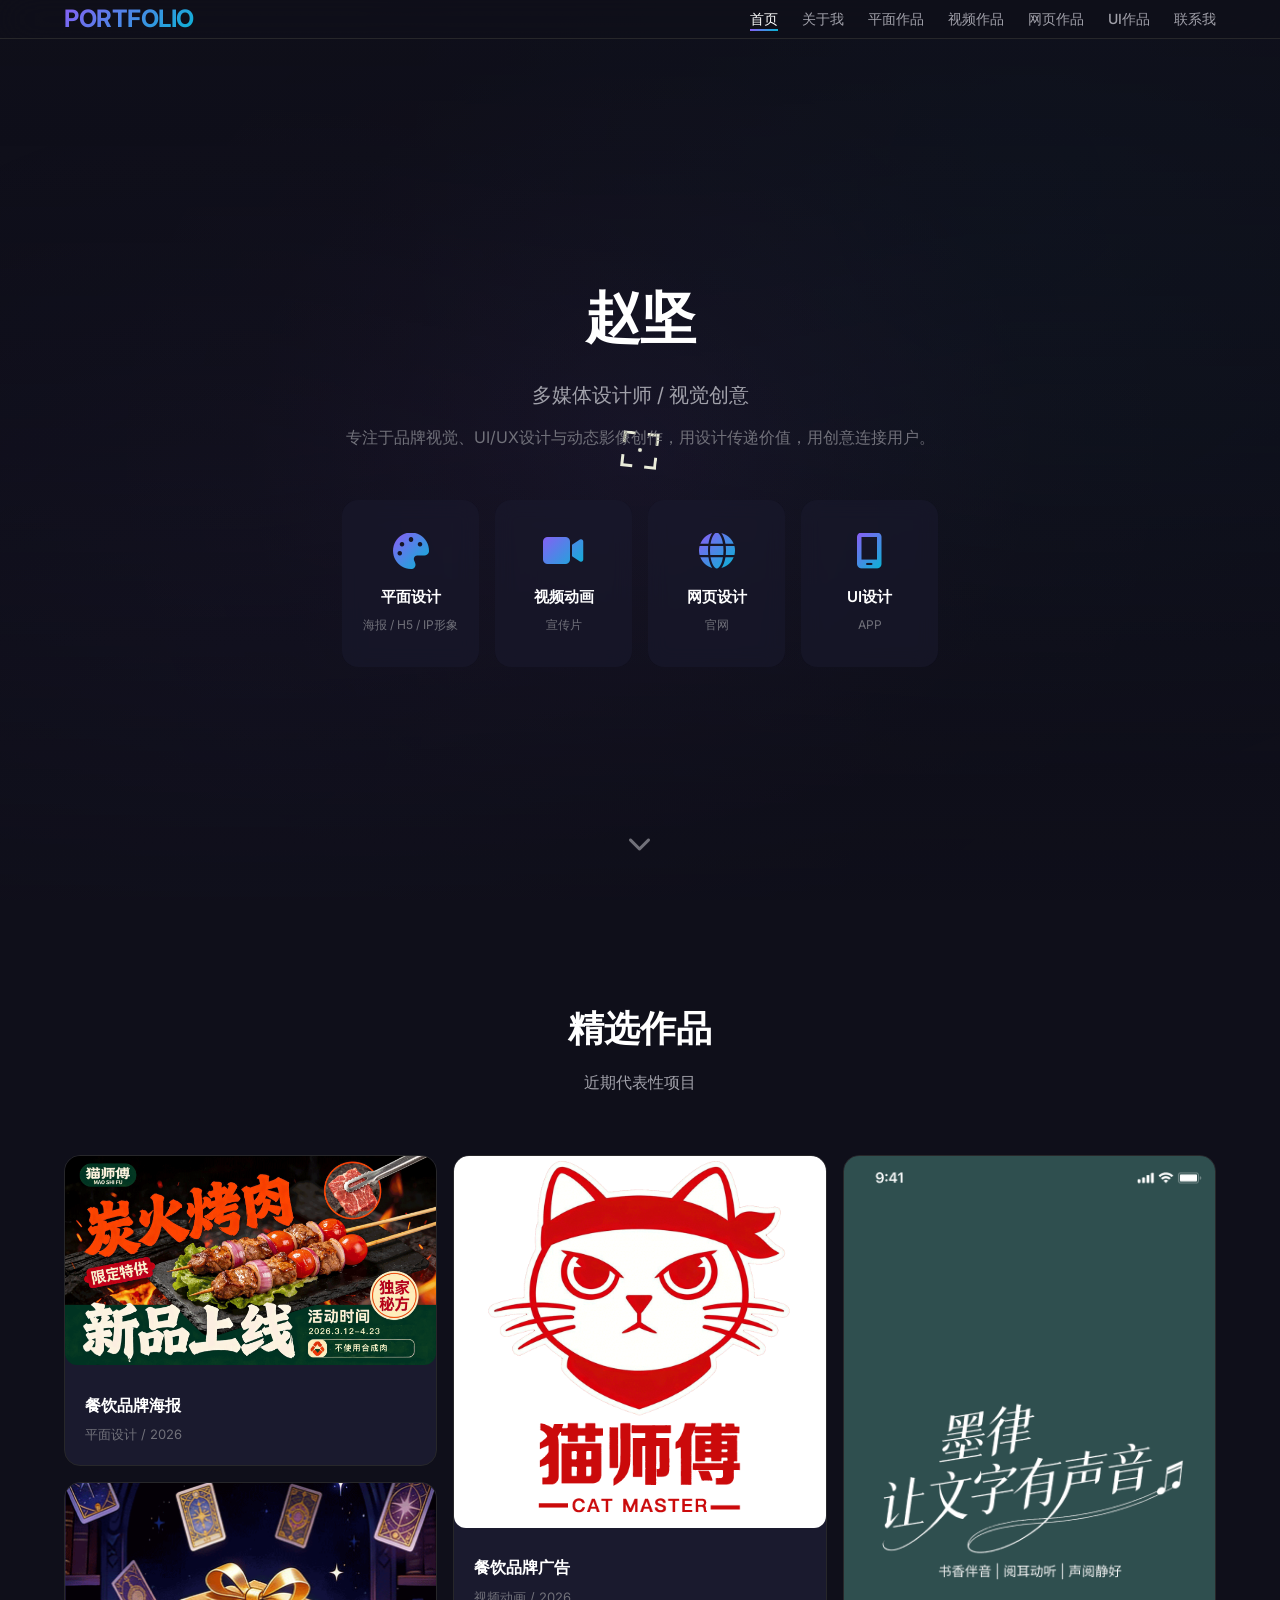
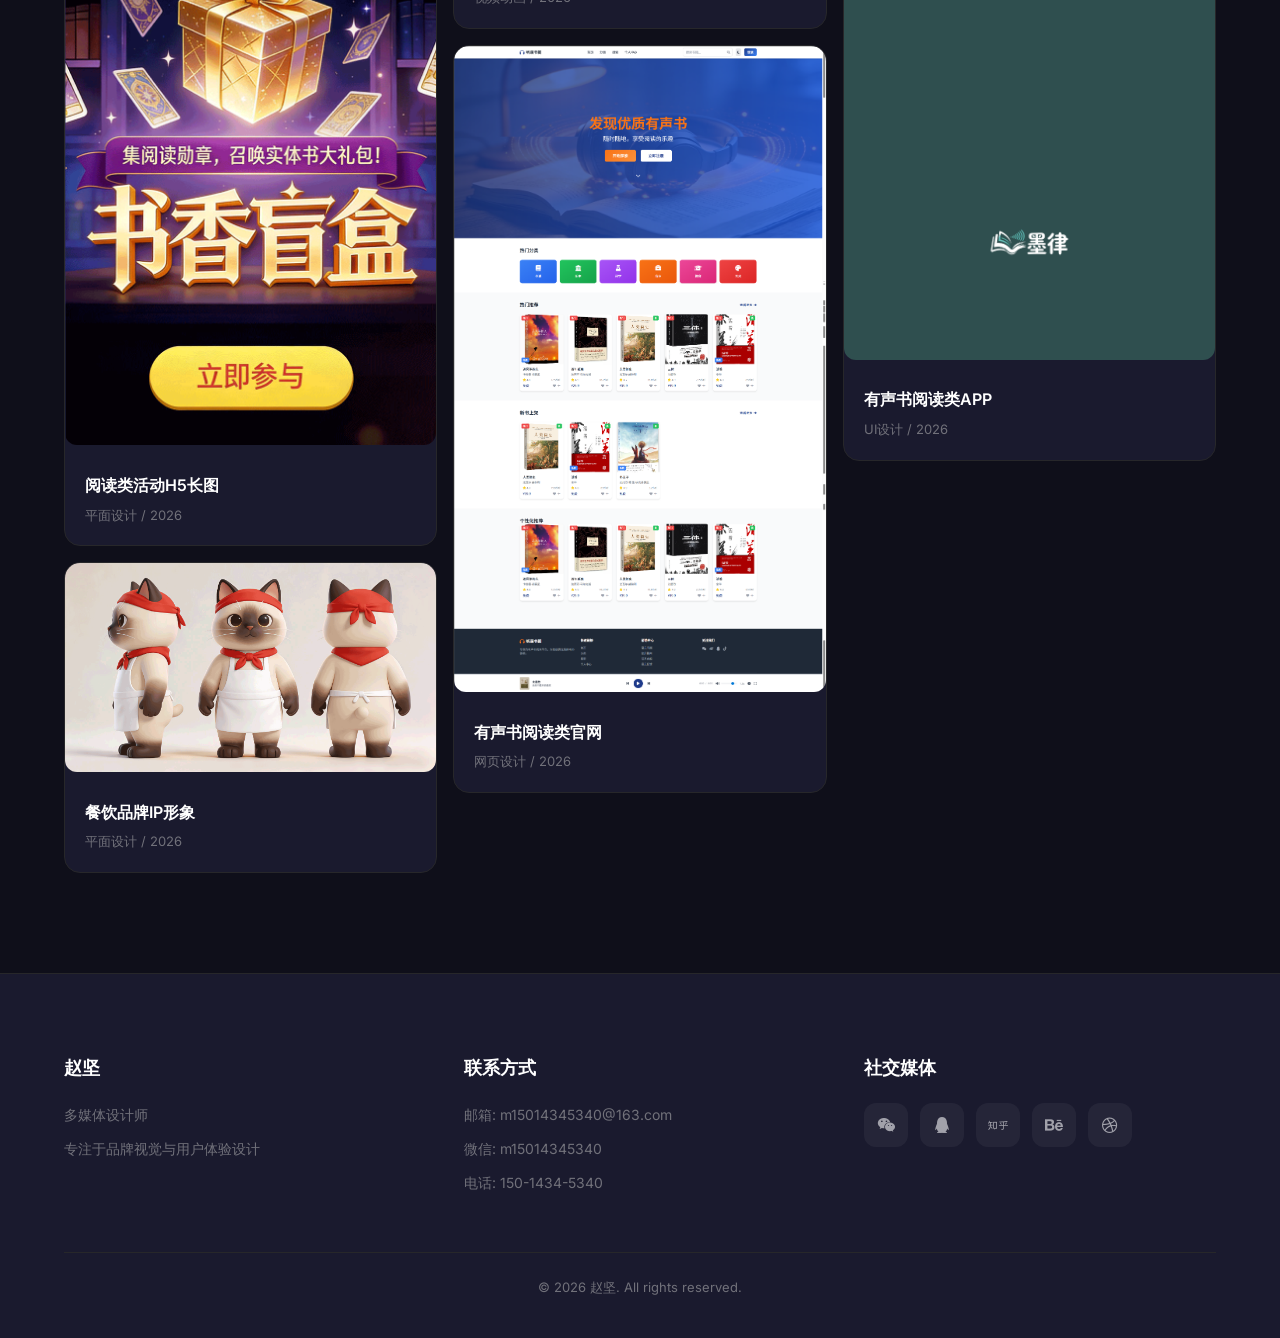
<file: index.html>
<!DOCTYPE html>
<html lang="zh-CN">
<head>
  <meta charset="UTF-8">
  <meta name="viewport" content="width=device-width, initial-scale=1.0">
  <title>个人作品集 - 首页</title>
  <link rel="stylesheet" href="https://cdn.bootcdn.net/ajax/libs/font-awesome/6.4.0/css/all.min.css">
  <link rel="stylesheet" href="css/style.css">
</head>
<body>
  <header>
    <nav class="container">
      <a href="index.html" class="logo">PORTFOLIO</a>
      <ul class="nav-links">
        <li><a href="index.html" class="active cursor-target">首页</a></li>
        <li><a href="about.html" class="cursor-target">关于我</a></li>
        <li><a href="graphic.html" class="cursor-target">平面作品</a></li>
        <li><a href="video.html" class="cursor-target">视频作品</a></li>
        <li><a href="web.html" class="cursor-target">网页作品</a></li>
        <li><a href="ui.html" class="cursor-target">UI作品</a></li>
        <li><a href="contact.html" class="cursor-target">联系我</a></li>
      </ul>
    </nav>
  </header>

  <section class="hero">
    <video autoPlay loop muted playsInline class="hero-video">
      <source src="vid/hero.mp4" type="video/mp4" />
    </video>
    <div class="hero-overlay"></div>
    <div class="hero-content">
      <h1 class="fade-in">赵坚</h1>
      <p class="tagline fade-in">多媒体设计师 / 视觉创意</p>
      <p class="intro fade-in">专注于品牌视觉、UI/UX设计与动态影像创作，用设计传递价值，用创意连接用户。</p>
      
      <div class="category-grid">
        <a href="graphic.html" class="category-card fade-in cursor-target">
          <i class="fa-solid fa-palette"></i>
          <h3>平面设计</h3>
          <p>海报 / H5 / IP形象</p>
        </a>
        <a href="video.html" class="category-card fade-in cursor-target">
          <i class="fa-solid fa-video"></i>
          <h3>视频动画</h3>
          <p>宣传片</p>
        </a>
        <a href="web.html" class="category-card fade-in cursor-target">
          <i class="fa-solid fa-globe"></i>
          <h3>网页设计</h3>
          <p>官网</p>
        </a>
        <a href="ui.html" class="category-card fade-in cursor-target">
          <i class="fa-solid fa-mobile-screen"></i>
          <h3>UI设计</h3>
          <p>APP</p>
        </a>
      </div>
    </div>
    
    <div class="scroll-indicator">
      <i class="fa-solid fa-chevron-down"></i>
    </div>
  </section>

  <section class="featured-section">
    <div class="container">
      <div class="section-title fade-in">
        <h2>精选作品</h2>
        <p>近期代表性项目</p>
      </div>
      
      <div class="works-grid">
        <div class="work-card fade-in cursor-target" onclick="navigateToDetail('1')">
          <div class="work-image">
            <img src="img/cyhb.jpg" alt="餐饮品牌海报" class="work-preview">
          </div>
          <div class="work-info">
            <h3>餐饮品牌海报</h3>
            <p>平面设计 / 2026</p>
          </div>
        </div>
        
        <div class="work-card fade-in cursor-target" onclick="navigateToDetail('2')">
          <div class="work-image">
            <img src="img/h5ct.jpg" alt="阅读类活动H5长图" class="work-preview">
          </div>
          <div class="work-info">
            <h3>阅读类活动H5长图</h3>
            <p>平面设计 / 2026</p>
          </div>
        </div>
        
        <div class="work-card fade-in cursor-target" onclick="navigateToDetail('3')">
          <div class="work-image">
            <img src="img/ipxx.jpg" alt="餐饮品牌IP形象" class="work-preview">
          </div>
          <div class="work-info">
            <h3>餐饮品牌IP形象</h3>
            <p>平面设计 / 2026</p>
          </div>
        </div>
        
        <div class="work-card fade-in cursor-target" onclick="navigateToDetail('4')">
          <div class="work-image">
            <img src="img/cygg.jpg" alt="餐饮品牌广告" class="work-preview">
            <div class="play-overlay">
              <i class="fa-solid fa-play"></i>
            </div>
          </div>
          <div class="work-info">
            <h3>餐饮品牌广告</h3>
            <p>视频动画 / 2026</p>
          </div>
        </div>
        
        <div class="work-card fade-in cursor-target" onclick="navigateToDetail('5')">
          <div class="work-image">
            <img src="img/ydgw.jpg" alt="有声书阅读类官网" class="work-preview">
          </div>
          <div class="work-info">
            <h3>有声书阅读类官网</h3>
            <p>网页设计 / 2026</p>
          </div>
        </div>
        
        <div class="work-card fade-in cursor-target" onclick="navigateToDetail('6')">
          <div class="work-image">
            <img src="img/ydapp.jpg" alt="有声书阅读类APP" class="work-preview">
          </div>
          <div class="work-info">
            <h3>有声书阅读类APP</h3>
            <p>UI设计 / 2026</p>
          </div>
        </div>
      </div>
    </div>
  </section>

  <footer>
    <div class="container">
      <div class="footer-content">
        <div class="footer-section">
          <h3>赵坚</h3>
          <p>多媒体设计师</p>
          <p>专注于品牌视觉与用户体验设计</p>
        </div>
        
        <div class="footer-section">
          <h3>联系方式</h3>
          <p>邮箱: m15014345340@163.com</p>
          <p>微信: m15014345340</p>
          <p>电话: 150-1434-5340</p>
        </div>
        
        <div class="footer-section">
          <h3>社交媒体</h3>
          <div class="social-links">
            <a href="#" target="_blank"><i class="fa-brands fa-weixin"></i></a>
            <a href="#" target="_blank"><i class="fa-brands fa-qq"></i></a>
            <a href="#" target="_blank"><i class="fa-brands fa-zhihu"></i></a>
            <a href="#" target="_blank"><i class="fa-brands fa-behance"></i></a>
            <a href="#" target="_blank"><i class="fa-brands fa-dribbble"></i></a>
          </div>
        </div>
      </div>
      
      <div class="copyright">
        <p>&copy; 2026 赵坚. All rights reserved.</p>
      </div>
    </div>
  </footer>

  <script src="js/main.js"></script>
</body>
</html>
</file>
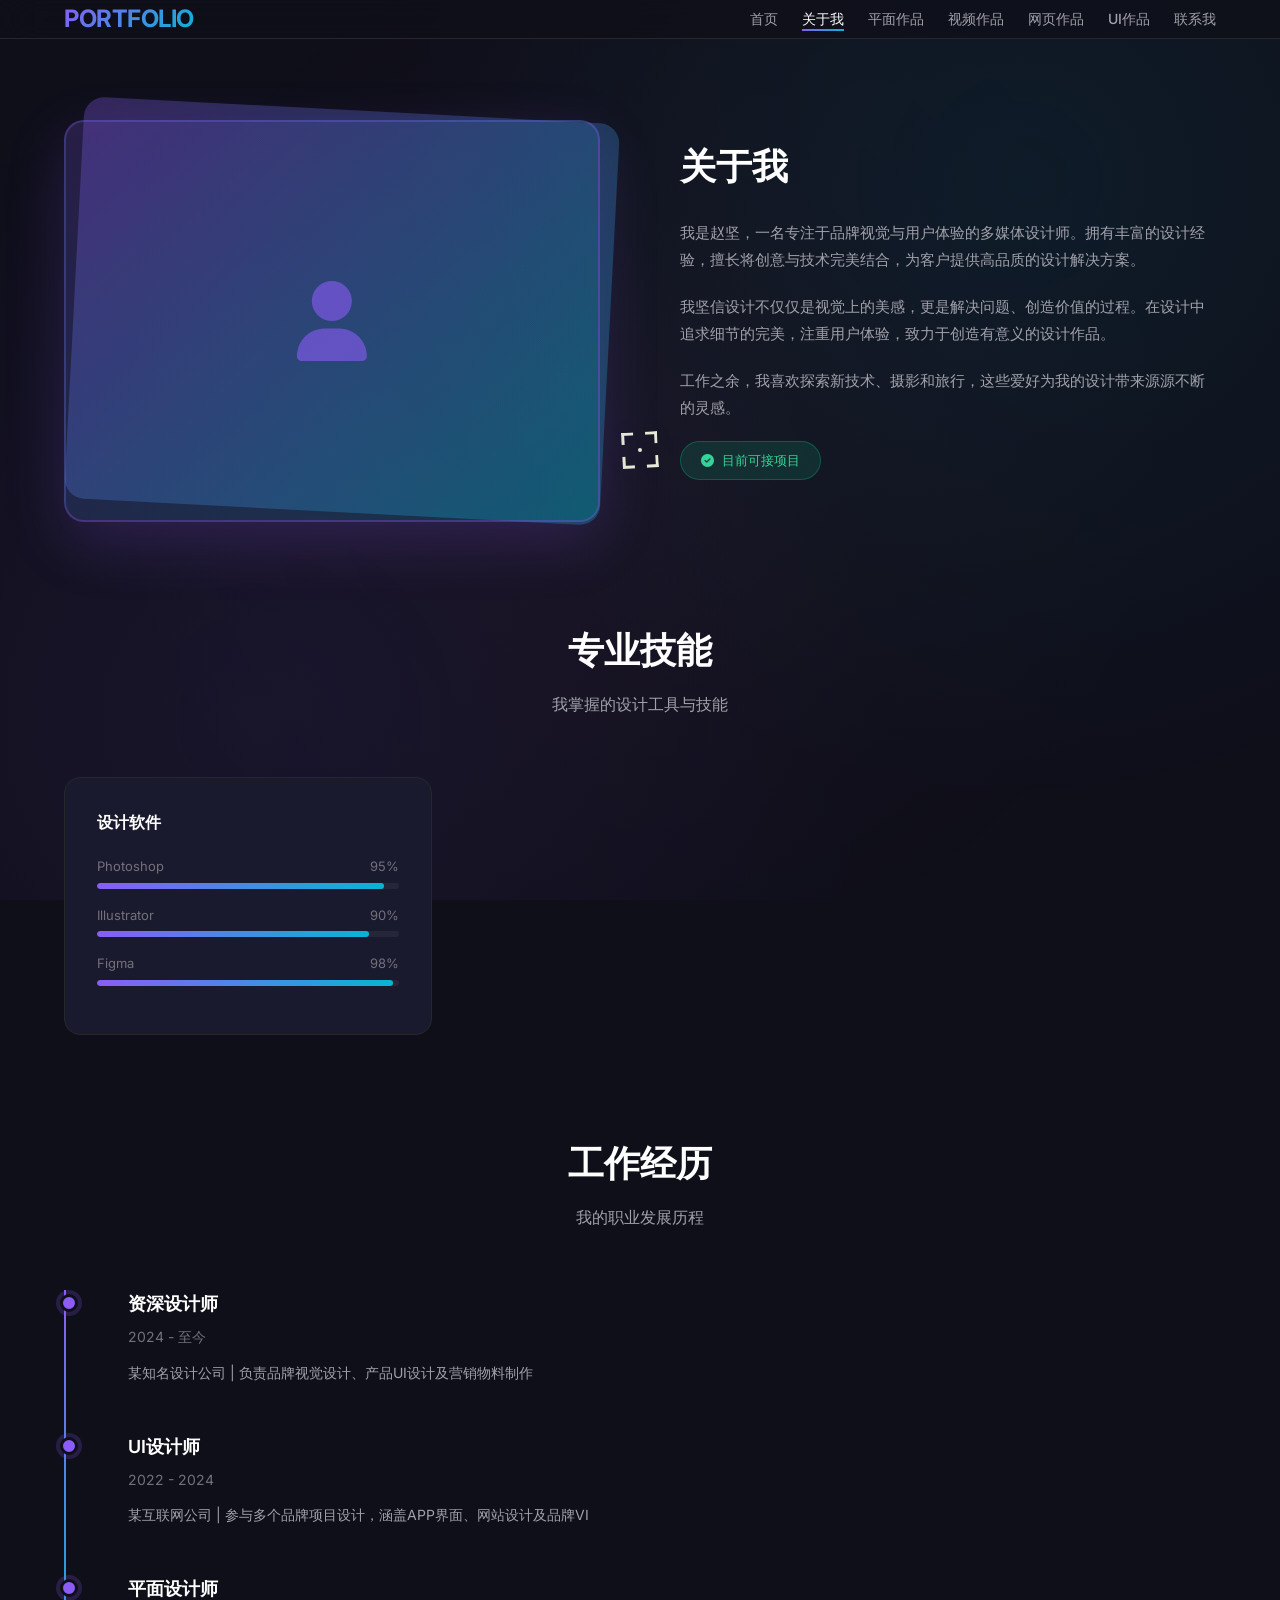
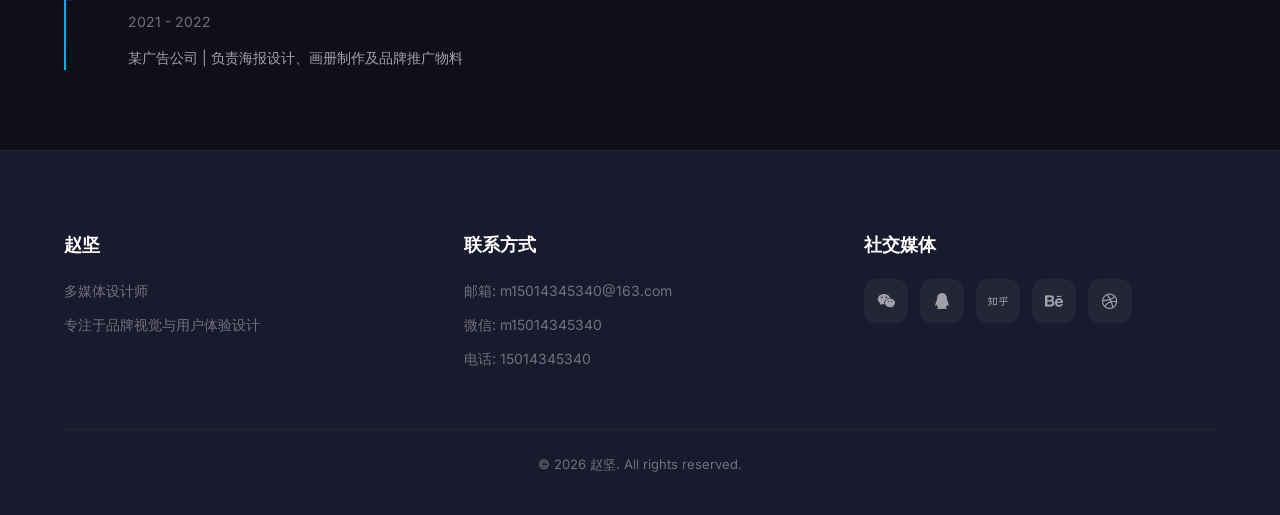
<file: about.html>
<!DOCTYPE html>
<html lang="zh-CN">
<head>
  <meta charset="UTF-8">
  <meta name="viewport" content="width=device-width, initial-scale=1.0">
  <title>关于我 - 个人作品集</title>
  <link rel="stylesheet" href="https://cdn.bootcdn.net/ajax/libs/font-awesome/6.4.0/css/all.min.css">
  <link rel="stylesheet" href="css/style.css">
</head>
<body>
  <header>
    <nav class="container">
      <a href="index.html" class="logo">PORTFOLIO</a>
      <ul class="nav-links">
        <li><a href="index.html" class="cursor-target">首页</a></li>
        <li><a href="about.html" class="active cursor-target">关于我</a></li>
        <li><a href="graphic.html" class="cursor-target">平面作品</a></li>
        <li><a href="video.html" class="cursor-target">视频作品</a></li>
        <li><a href="web.html" class="cursor-target">网页作品</a></li>
        <li><a href="ui.html" class="cursor-target">UI作品</a></li>
        <li><a href="contact.html" class="cursor-target">联系我</a></li>
      </ul>
    </nav>
  </header>

  <section class="about-page">
    <div class="container">
      <div class="about-content">
        <div class="about-image slide-in-left">
          <div class="avatar">
            <i class="fa-solid fa-user"></i>
          </div>
        </div>
        
        <div class="about-text slide-in-right">
          <h2>关于我</h2>
          <p>我是赵坚，一名专注于品牌视觉与用户体验的多媒体设计师。拥有丰富的设计经验，擅长将创意与技术完美结合，为客户提供高品质的设计解决方案。</p>
          <p>我坚信设计不仅仅是视觉上的美感，更是解决问题、创造价值的过程。在设计中追求细节的完美，注重用户体验，致力于创造有意义的设计作品。</p>
          <p>工作之余，我喜欢探索新技术、摄影和旅行，这些爱好为我的设计带来源源不断的灵感。</p>
          
          <div class="status-badge available">
            <i class="fa-solid fa-check-circle"></i>
            <span>目前可接项目</span>
          </div>
        </div>
      </div>

      <div class="skills-section">
        <div class="section-title fade-in">
          <h2>专业技能</h2>
          <p>我掌握的设计工具与技能</p>
        </div>
        
        <div class="skills-grid">
          <div class="skill-item fade-in">
            <h4>设计软件</h4>
            <div class="skill-bar">
              <label>Photoshop <span>95%</span></label>
              <div class="bar">
                <div class="bar-fill" data-width="95%"></div>
              </div>
            </div>
            <div class="skill-bar">
              <label>Illustrator <span>90%</span></label>
              <div class="bar">
                <div class="bar-fill" data-width="90%"></div>
              </div>
            </div>
            <div class="skill-bar">
              <label>Figma <span>98%</span></label>
              <div class="bar">
                <div class="bar-fill" data-width="98%"></div>
              </div>
            </div>
          </div>
        </div>
      </div>

      <div class="experience-section">
        <div class="section-title fade-in">
          <h2>工作经历</h2>
          <p>我的职业发展历程</p>
        </div>
        
        <div class="timeline">
          <div class="timeline-item slide-in-left">
            <h4>资深设计师</h4>
            <p class="date">2024 - 至今</p>
            <p>某知名设计公司 | 负责品牌视觉设计、产品UI设计及营销物料制作</p>
          </div>
          
          <div class="timeline-item slide-in-right">
            <h4>UI设计师</h4>
            <p class="date">2022 - 2024</p>
            <p>某互联网公司 | 参与多个品牌项目设计，涵盖APP界面、网站设计及品牌VI</p>
          </div>
          
          <div class="timeline-item slide-in-left">
            <h4>平面设计师</h4>
            <p class="date">2021 - 2022</p>
            <p>某广告公司 | 负责海报设计、画册制作及品牌推广物料</p>
          </div>
        </div>
      </div>
    </div>
  </section>

  <footer>
    <div class="container">
      <div class="footer-content">
        <div class="footer-section">
          <h3>赵坚</h3>
          <p>多媒体设计师</p>
          <p>专注于品牌视觉与用户体验设计</p>
        </div>
        
        <div class="footer-section">
          <h3>联系方式</h3>
          <p>邮箱: m15014345340@163.com</p>
          <p>微信: m15014345340</p>
          <p>电话: 15014345340</p>
        </div>
        
        <div class="footer-section">
          <h3>社交媒体</h3>
          <div class="social-links">
            <a href="#" target="_blank" class="cursor-target"><i class="fa-brands fa-weixin"></i></a>
            <a href="#" target="_blank" class="cursor-target"><i class="fa-brands fa-qq"></i></a>
            <a href="#" target="_blank" class="cursor-target"><i class="fa-brands fa-zhihu"></i></a>
            <a href="#" target="_blank" class="cursor-target"><i class="fa-brands fa-behance"></i></a>
            <a href="#" target="_blank" class="cursor-target"><i class="fa-brands fa-dribbble"></i></a>
          </div>
        </div>
      </div>
      
      <div class="copyright">
        <p>&copy; 2026 赵坚. All rights reserved.</p>
      </div>
    </div>
  </footer>

  <script src="js/main.js"></script>
</body>
</html>
</file>
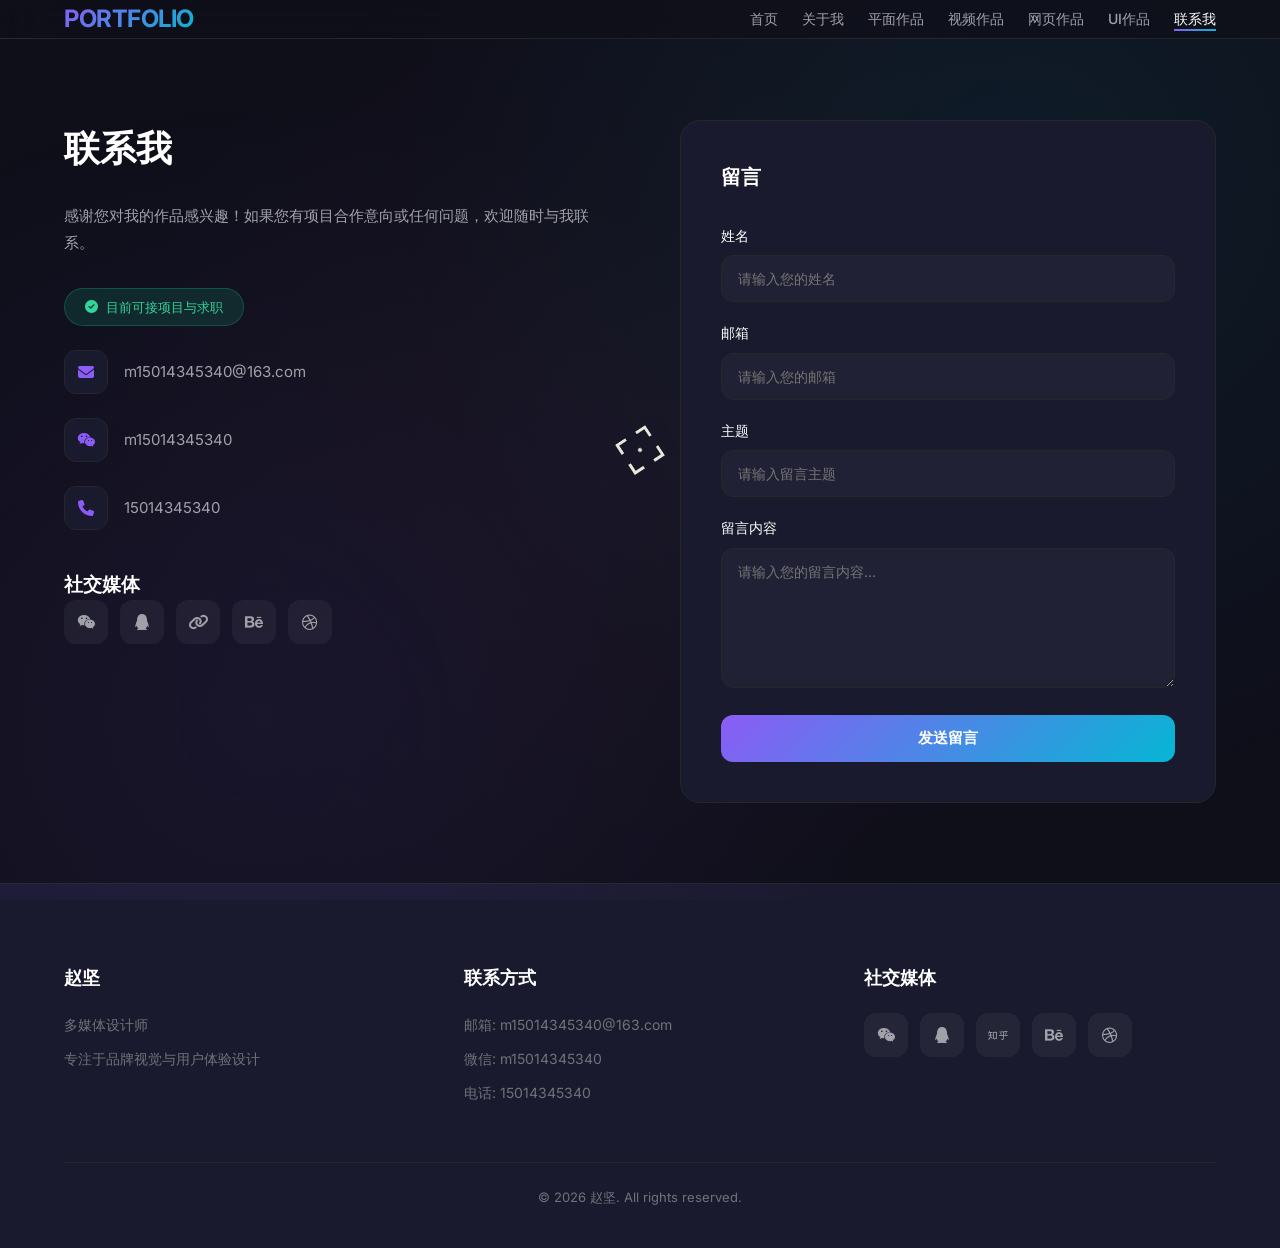
<file: contact.html>
<!DOCTYPE html>
<html lang="zh-CN">
<head>
  <meta charset="UTF-8">
  <meta name="viewport" content="width=device-width, initial-scale=1.0">
  <title>联系我 - 个人作品集</title>
  <link rel="stylesheet" href="https://cdn.bootcdn.net/ajax/libs/font-awesome/6.4.0/css/all.min.css">
  <link rel="stylesheet" href="css/style.css">
</head>
<body>
  <header>
    <nav class="container">
      <a href="index.html" class="logo">PORTFOLIO</a>
      <ul class="nav-links">
        <li><a href="index.html" class="cursor-target">首页</a></li>
        <li><a href="about.html" class="cursor-target">关于我</a></li>
        <li><a href="graphic.html" class="cursor-target">平面作品</a></li>
        <li><a href="video.html" class="cursor-target">视频作品</a></li>
        <li><a href="web.html" class="cursor-target">网页作品</a></li>
        <li><a href="ui.html" class="cursor-target">UI作品</a></li>
        <li><a href="contact.html" class="active cursor-target">联系我</a></li>
      </ul>
    </nav>
  </header>

  <section class="contact-page">
    <div class="container">
      <div class="contact-content">
        <div class="contact-info fade-in">
          <h2>联系我</h2>
          <p>感谢您对我的作品感兴趣！如果您有项目合作意向或任何问题，欢迎随时与我联系。</p>
          
          <div class="status-badge available">
            <i class="fa-solid fa-check-circle"></i>
            <span>目前可接项目与求职</span>
          </div>
          
          <div class="contact-item">
            <i class="fa-solid fa-envelope"></i>
            <a href="mailto:m15014345340@163.com">m15014345340@163.com</a>
          </div>
          
          <div class="contact-item">
            <i class="fa-brands fa-weixin"></i>
            <span>m15014345340</span>
          </div>
          
          <div class="contact-item">
            <i class="fa-solid fa-phone"></i>
            <span>15014345340</span>
          </div>
          
          <div style="margin-top: 40px;">
            <h3>社交媒体</h3>
            <div class="social-links">
              <a href="#" target="_blank" title="微信" class="cursor-target"><i class="fa-brands fa-weixin"></i></a>
              <a href="#" target="_blank" title="小红书" class="cursor-target"><i class="fa-brands fa-qq"></i></a>
              <a href="#" target="_blank" title="站酷" class="cursor-target"><i class="fa-solid fa-link"></i></a>
              <a href="#" target="_blank" title="Behance" class="cursor-target"><i class="fa-brands fa-behance"></i></a>
              <a href="#" target="_blank" title="Dribbble" class="cursor-target"><i class="fa-brands fa-dribbble"></i></a>
            </div>
          </div>
        </div>
        
        <div class="contact-form slide-in-right">
          <h3>留言</h3>
          <form>
            <div class="form-group">
              <label for="name">姓名</label>
              <input type="text" id="name" name="name" placeholder="请输入您的姓名" required>
            </div>
            
            <div class="form-group">
              <label for="email">邮箱</label>
              <input type="email" id="email" name="email" placeholder="请输入您的邮箱" required>
            </div>
            
            <div class="form-group">
              <label for="subject">主题</label>
              <input type="text" id="subject" name="subject" placeholder="请输入留言主题" required>
            </div>
            
            <div class="form-group">
              <label for="message">留言内容</label>
              <textarea id="message" name="message" placeholder="请输入您的留言内容..." required></textarea>
            </div>
            
            <button type="submit" class="btn cursor-target">发送留言</button>
          </form>
        </div>
      </div>
    </div>
  </section>

  <footer>
    <div class="container">
      <div class="footer-content">
        <div class="footer-section">
          <h3>赵坚</h3>
          <p>多媒体设计师</p>
          <p>专注于品牌视觉与用户体验设计</p>
        </div>
        
        <div class="footer-section">
          <h3>联系方式</h3>
          <p>邮箱: m15014345340@163.com</p>
          <p>微信: m15014345340</p>
          <p>电话: 15014345340</p>
        </div>
        
        <div class="footer-section">
          <h3>社交媒体</h3>
          <div class="social-links">
            <a href="#" target="_blank" class="cursor-target"><i class="fa-brands fa-weixin"></i></a>
            <a href="#" target="_blank" class="cursor-target"><i class="fa-brands fa-qq"></i></a>
            <a href="#" target="_blank" class="cursor-target"><i class="fa-brands fa-zhihu"></i></a>
            <a href="#" target="_blank" class="cursor-target"><i class="fa-brands fa-behance"></i></a>
            <a href="#" target="_blank" class="cursor-target"><i class="fa-brands fa-dribbble"></i></a>
          </div>
        </div>
      </div>
      
      <div class="copyright">
        <p>&copy; 2026 赵坚. All rights reserved.</p>
      </div>
    </div>
  </footer>

  <script src="js/main.js"></script>
</body>
</html>
</file>
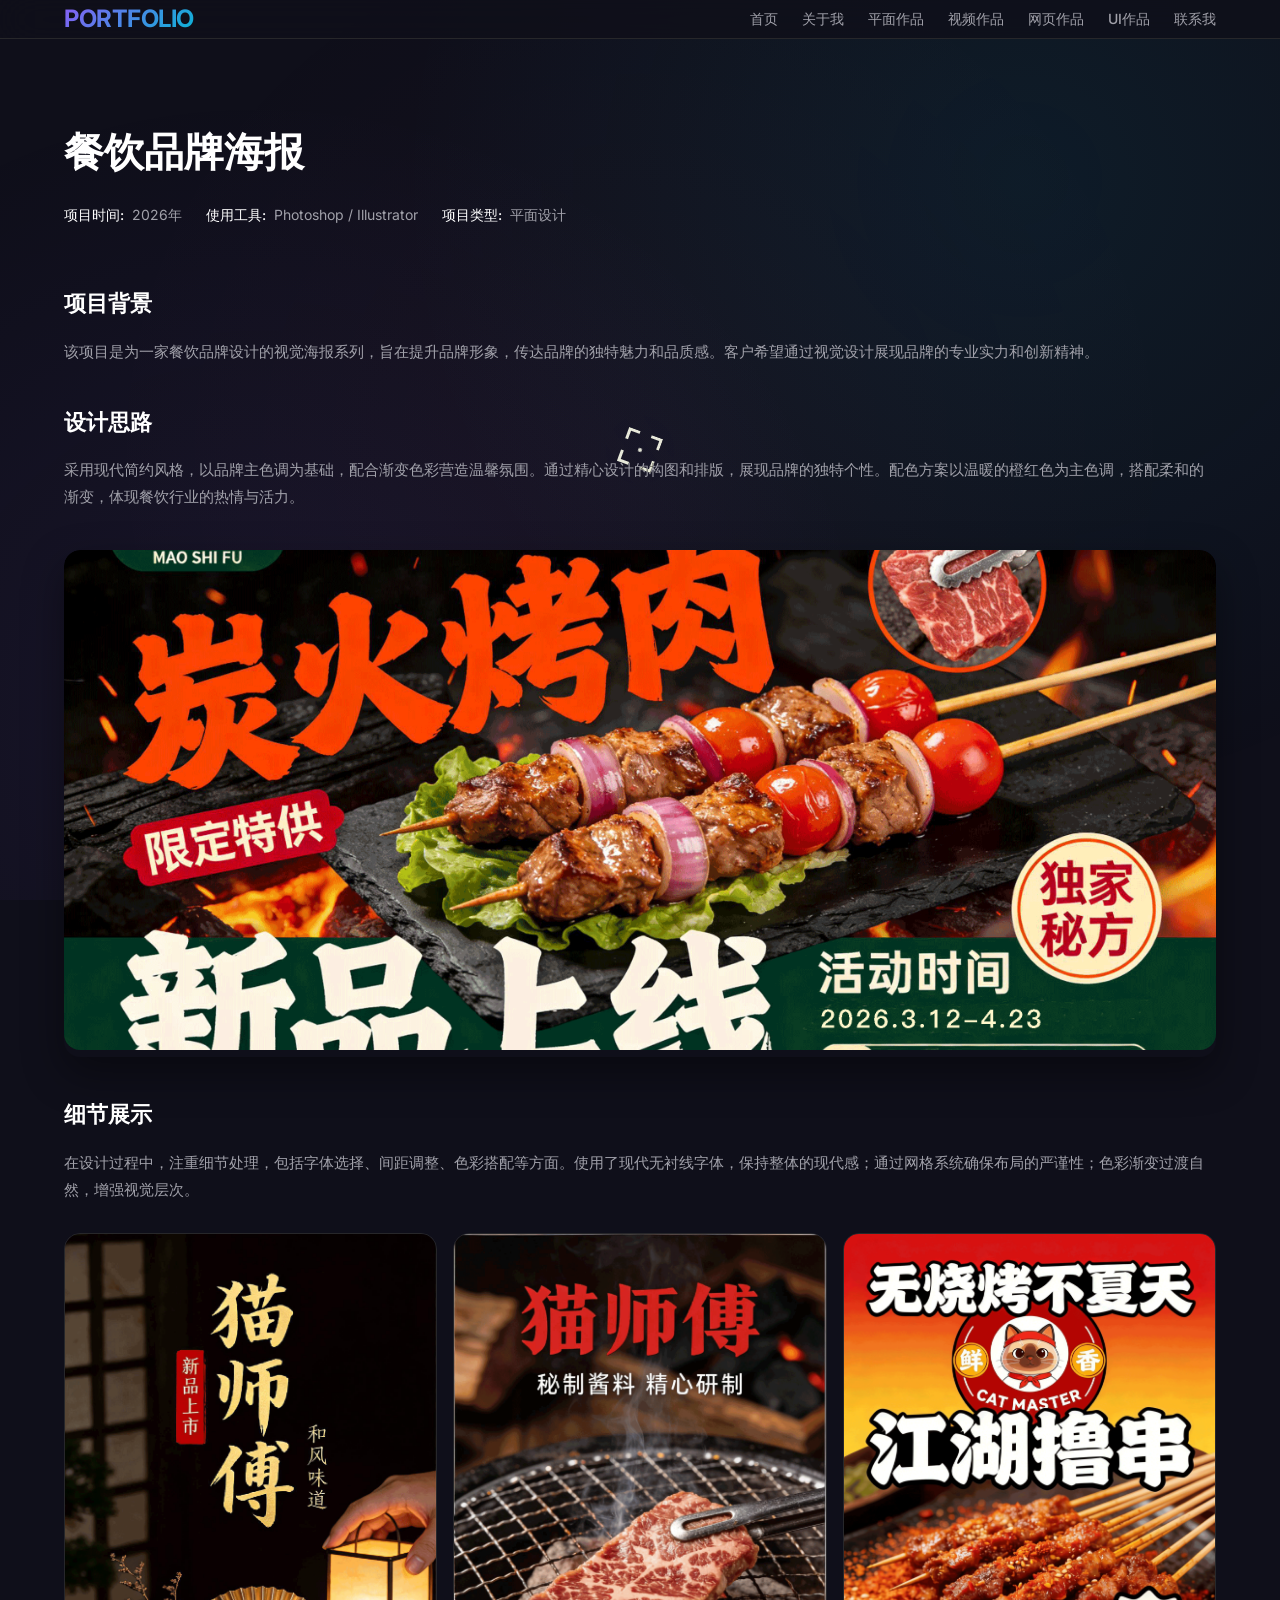
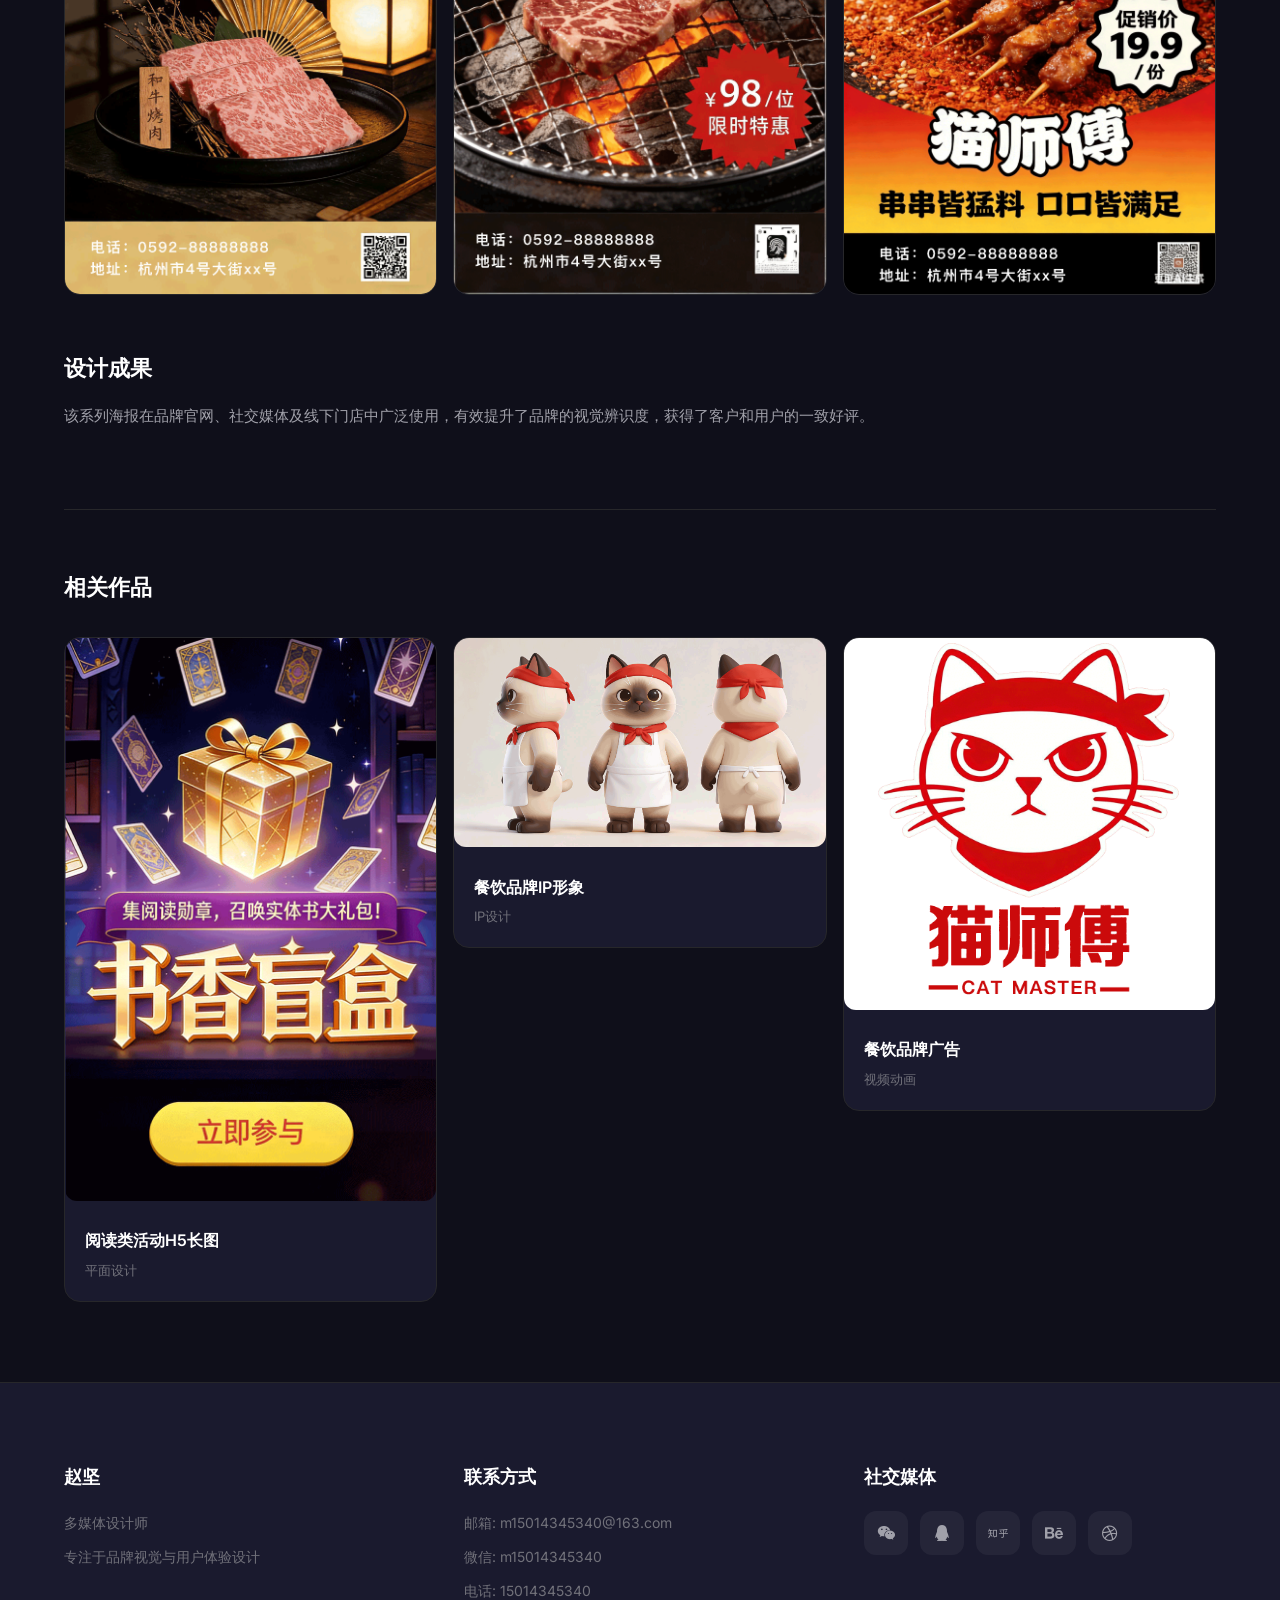
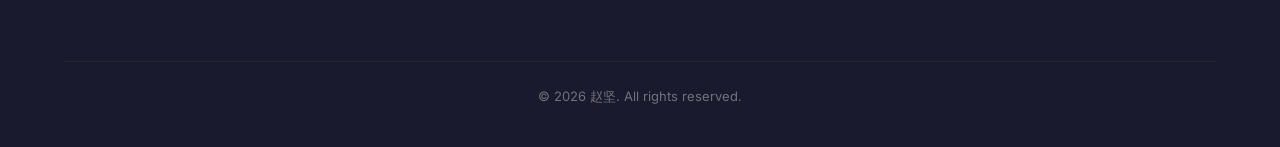
<file: detail.html>
<!DOCTYPE html>
<html lang="zh-CN">
<head>
  <meta charset="UTF-8">
  <meta name="viewport" content="width=device-width, initial-scale=1.0">
  <title>作品详情 - 个人作品集</title>
  <link rel="stylesheet" href="https://cdn.bootcdn.net/ajax/libs/font-awesome/6.4.0/css/all.min.css">
  <link rel="stylesheet" href="css/style.css">
</head>
<body>
  <header>
    <nav class="container">
      <a href="index.html" class="logo">PORTFOLIO</a>
      <ul class="nav-links">
        <li><a href="index.html" class="cursor-target">首页</a></li>
        <li><a href="about.html" class="cursor-target">关于我</a></li>
        <li><a href="graphic.html" class="cursor-target">平面作品</a></li>
        <li><a href="video.html" class="cursor-target">视频作品</a></li>
        <li><a href="web.html" class="cursor-target">网页作品</a></li>
        <li><a href="ui.html" class="cursor-target">UI作品</a></li>
        <li><a href="contact.html" class="cursor-target">联系我</a></li>
      </ul>
    </nav>
  </header>

  <section class="detail-page">
    <div class="container">
      <div class="detail-header fade-in">
        <h1>餐饮品牌海报</h1>
        <div class="detail-meta">
          <span><strong>项目时间:</strong> 2026年</span>
          <span><strong>使用工具:</strong> Photoshop / Illustrator</span>
          <span><strong>项目类型:</strong> 平面设计</span>
        </div>
      </div>
      
      <div class="detail-content">
        <h3>项目背景</h3>
        <p>该项目是为一家餐饮品牌设计的视觉海报系列，旨在提升品牌形象，传达品牌的独特魅力和品质感。客户希望通过视觉设计展现品牌的专业实力和创新精神。</p>
        
        <h3>设计思路</h3>
        <p>采用现代简约风格，以品牌主色调为基础，配合渐变色彩营造温馨氛围。通过精心设计的构图和排版，展现品牌的独特个性。配色方案以温暖的橙红色为主色调，搭配柔和的渐变，体现餐饮行业的热情与活力。</p>
        
        <div class="detail-image">
          <img src="img/cyhb.jpg" alt="餐饮品牌海报详情" class="detail-preview">
        </div>
        
        <h3>细节展示</h3>
        <p>在设计过程中，注重细节处理，包括字体选择、间距调整、色彩搭配等方面。使用了现代无衬线字体，保持整体的现代感；通过网格系统确保布局的严谨性；色彩渐变过渡自然，增强视觉层次。</p>
        
        <div class="works-grid" style="margin-top: 30px;">
          <div class="work-card fade-in cursor-target">
            <img src="img/hb1.jpg" alt="细节1" class="work-preview">
          </div>
          <div class="work-card fade-in cursor-target">
            <img src="img/hb2.jpg" alt="细节2" class="work-preview">
          </div>
          <div class="work-card fade-in cursor-target">
            <img src="img/hb3.jpg" alt="细节3" class="work-preview">
          </div>
        </div>
        
        <h3>设计成果</h3>
        <p>该系列海报在品牌官网、社交媒体及线下门店中广泛使用，有效提升了品牌的视觉辨识度，获得了客户和用户的一致好评。</p>
      </div>
      
      <div class="related-works">
        <h3>相关作品</h3>
        <div class="works-grid">
          <div class="work-card fade-in cursor-target" onclick="navigateToDetail('2')">
            <div class="work-image">
              <img src="img/h5ct.jpg" alt="阅读类活动H5长图" class="work-preview">
            </div>
            <div class="work-info">
              <h3>阅读类活动H5长图</h3>
              <p>平面设计</p>
            </div>
          </div>
          <div class="work-card fade-in cursor-target" onclick="navigateToDetail('3')">
            <div class="work-image">
              <img src="img/ipxx.jpg" alt="餐饮品牌IP形象" class="work-preview">
            </div>
            <div class="work-info">
              <h3>餐饮品牌IP形象</h3>
              <p>IP设计</p>
            </div>
          </div>
          <div class="work-card fade-in cursor-target" onclick="navigateToDetail('4')">
            <div class="work-image">
              <img src="img/cygg.jpg" alt="餐饮品牌广告" class="work-preview">
            </div>
            <div class="work-info">
              <h3>餐饮品牌广告</h3>
              <p>视频动画</p>
            </div>
          </div>
        </div>
      </div>
    </div>
  </section>

  <footer>
    <div class="container">
      <div class="footer-content">
        <div class="footer-section">
          <h3>赵坚</h3>
          <p>多媒体设计师</p>
          <p>专注于品牌视觉与用户体验设计</p>
        </div>
        
        <div class="footer-section">
          <h3>联系方式</h3>
          <p>邮箱: m15014345340@163.com</p>
          <p>微信: m15014345340</p>
          <p>电话: 15014345340</p>
        </div>
        
        <div class="footer-section">
          <h3>社交媒体</h3>
          <div class="social-links">
            <a href="#" target="_blank" class="cursor-target"><i class="fa-brands fa-weixin"></i></a>
            <a href="#" target="_blank" class="cursor-target"><i class="fa-brands fa-qq"></i></a>
            <a href="#" target="_blank" class="cursor-target"><i class="fa-brands fa-zhihu"></i></a>
            <a href="#" target="_blank" class="cursor-target"><i class="fa-brands fa-behance"></i></a>
            <a href="#" target="_blank" class="cursor-target"><i class="fa-brands fa-dribbble"></i></a>
          </div>
        </div>
      </div>
      
      <div class="copyright">
        <p>&copy; 2026 赵坚. All rights reserved.</p>
      </div>
    </div>
  </footer>

  <script src="js/main.js"></script>
</body>
</html>
</file>
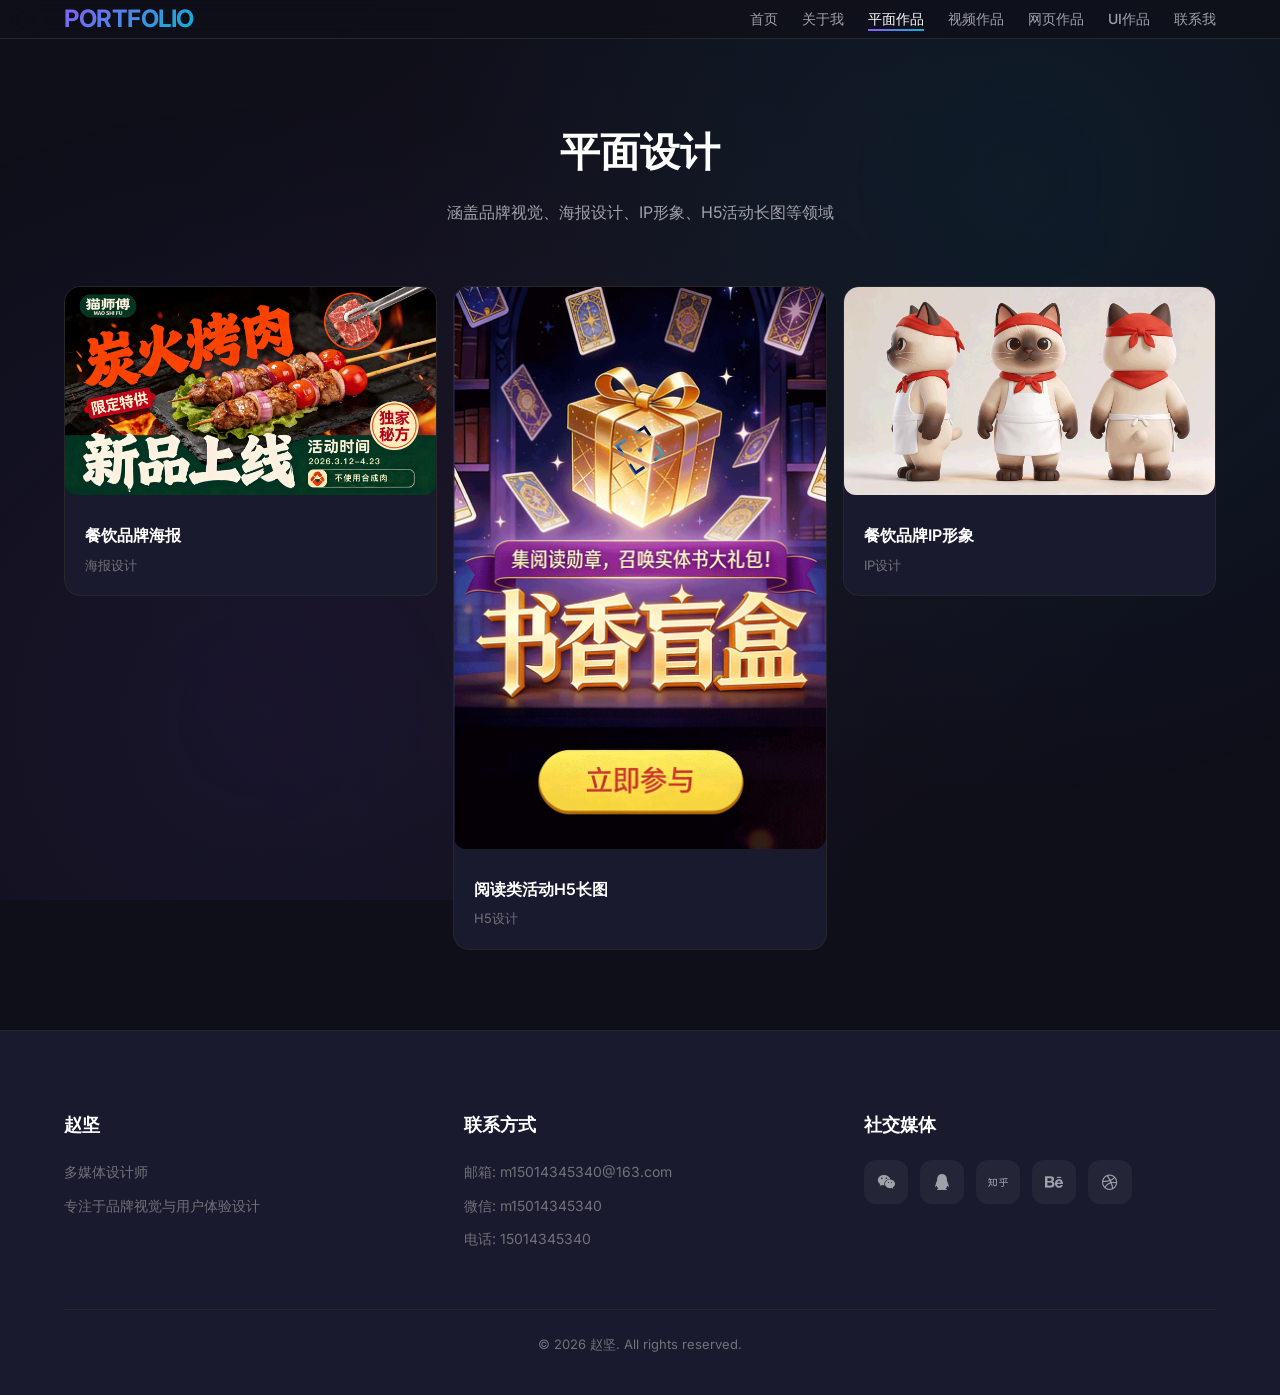
<file: graphic.html>
<!DOCTYPE html>
<html lang="zh-CN">
<head>
  <meta charset="UTF-8">
  <meta name="viewport" content="width=device-width, initial-scale=1.0">
  <title>平面作品 - 个人作品集</title>
  <link rel="stylesheet" href="https://cdnjs.cloudflare.com/ajax/libs/font-awesome/6.4.0/css/all.min.css">
  <link rel="stylesheet" href="css/style.css">
</head>
<body>
  <header>
    <nav class="container">
      <a href="index.html" class="logo">PORTFOLIO</a>
      <ul class="nav-links">
        <li><a href="index.html" class="cursor-target">首页</a></li>
        <li><a href="about.html" class="cursor-target">关于我</a></li>
        <li><a href="graphic.html" class="active" class="cursor-target">平面作品</a></li>
        <li><a href="video.html" class="cursor-target">视频作品</a></li>
        <li><a href="web.html" class="cursor-target">网页作品</a></li>
        <li><a href="ui.html" class="cursor-target">UI作品</a></li>
        <li><a href="contact.html" class="cursor-target">联系我</a></li>
      </ul>
    </nav>
  </header>

  <section class="works-page">
    <div class="container">
      <div class="works-header fade-in">
        <h1>平面设计</h1>
        <p>涵盖品牌视觉、海报设计、IP形象、H5活动长图等领域</p>
      </div>
      
      <div class="works-grid">
        <div class="work-card fade-in cursor-target" onclick="navigateToDetail('g1')">
          <div class="work-image">
            <img src="img/cyhb.jpg" alt="餐饮品牌海报" class="work-preview">
          </div>
          <div class="work-info">
            <h3>餐饮品牌海报</h3>
            <p>海报设计</p>
          </div>
        </div>
        
        <div class="work-card fade-in cursor-target" onclick="navigateToDetail('g2')">
          <div class="work-image">
            <img src="img/h5ct.jpg" alt="阅读类活动H5长图" class="work-preview">
          </div>
          <div class="work-info">
            <h3>阅读类活动H5长图</h3>
            <p>H5设计</p>
          </div>
        </div>
        
        <div class="work-card fade-in cursor-target" onclick="navigateToDetail('g3')">
          <div class="work-image">
            <img src="img/ipxx.jpg" alt="餐饮品牌IP形象" class="work-preview">
          </div>
          <div class="work-info">
            <h3>餐饮品牌IP形象</h3>
            <p>IP设计</p>
          </div>
        </div>
      </div>
    </div>
  </section>

  <footer>
    <div class="container">
      <div class="footer-content">
        <div class="footer-section">
          <h3>赵坚</h3>
          <p>多媒体设计师</p>
          <p>专注于品牌视觉与用户体验设计</p>
        </div>
        
        <div class="footer-section">
          <h3>联系方式</h3>
          <p>邮箱: m15014345340@163.com</p>
          <p>微信: m15014345340</p>
          <p>电话: 15014345340</p>
        </div>
        
        <div class="footer-section">
          <h3>社交媒体</h3>
          <div class="social-links">
            <a href="#" target="_blank"><i class="fa-brands fa-weixin"></i></a>
            <a href="#" target="_blank"><i class="fa-brands fa-qq"></i></a>
            <a href="#" target="_blank"><i class="fa-brands fa-zhihu"></i></a>
            <a href="#" target="_blank"><i class="fa-brands fa-behance"></i></a>
            <a href="#" target="_blank"><i class="fa-brands fa-dribbble"></i></a>
          </div>
        </div>
      </div>
      
      <div class="copyright">
        <p>&copy; 2026 赵坚. All rights reserved.</p>
      </div>
    </div>
  </footer>

  <script src="js/main.js"></script>
</body>
</html>
</file>
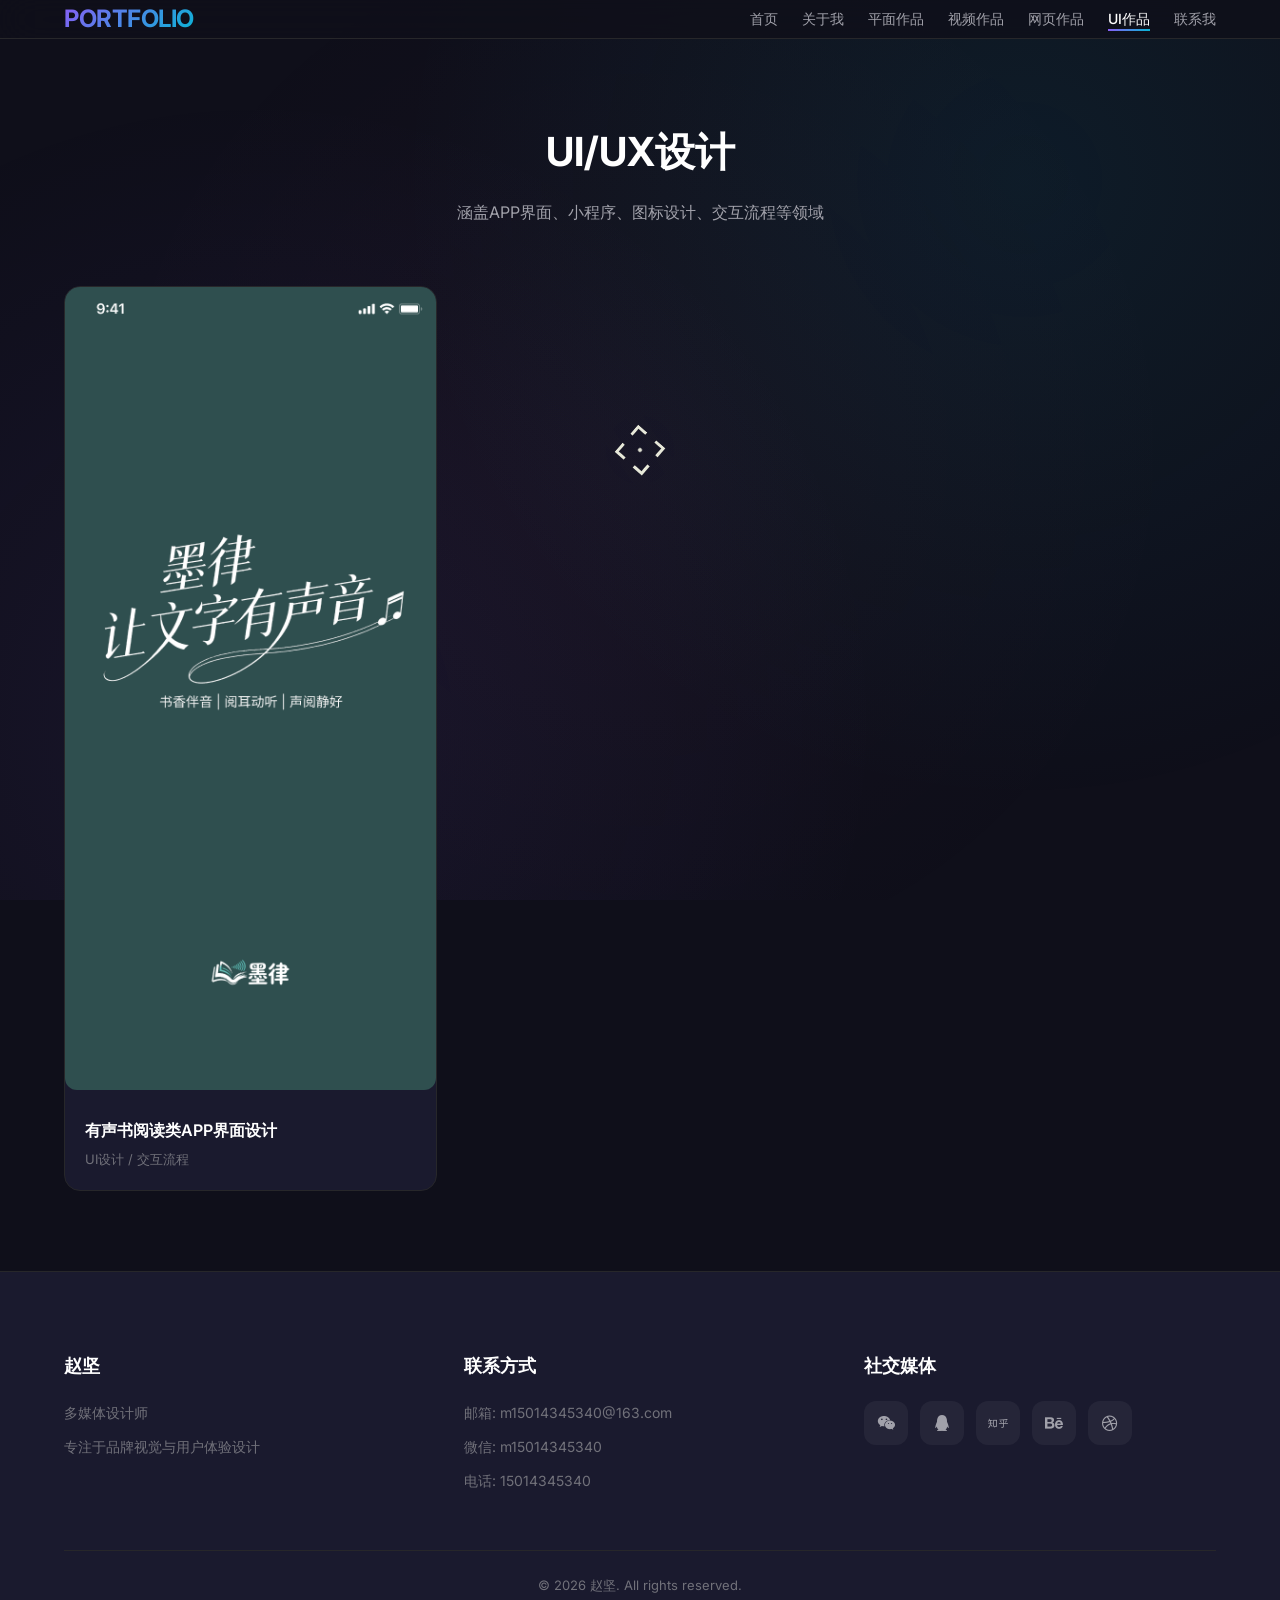
<file: ui.html>
<!DOCTYPE html>
<html lang="zh-CN">
<head>
  <meta charset="UTF-8">
  <meta name="viewport" content="width=device-width, initial-scale=1.0">
  <title>UI作品 - 个人作品集</title>
  <link rel="stylesheet" href="https://cdnjs.cloudflare.com/ajax/libs/font-awesome/6.4.0/css/all.min.css">
  <link rel="stylesheet" href="css/style.css">
</head>
<body>
  <header>
    <nav class="container">
      <a href="index.html" class="logo">PORTFOLIO</a>
      <ul class="nav-links">
        <li><a href="index.html" class="cursor-target">首页</a></li>
        <li><a href="about.html" class="cursor-target">关于我</a></li>
        <li><a href="graphic.html" class="cursor-target">平面作品</a></li>
        <li><a href="video.html" class="cursor-target">视频作品</a></li>
        <li><a href="web.html" class="cursor-target">网页作品</a></li>
        <li><a href="ui.html" class="active" class="cursor-target">UI作品</a></li>
        <li><a href="contact.html" class="cursor-target">联系我</a></li>
      </ul>
    </nav>
  </header>

  <section class="works-page">
    <div class="container">
      <div class="works-header fade-in">
        <h1>UI/UX设计</h1>
        <p>涵盖APP界面、小程序、图标设计、交互流程等领域</p>
      </div>
      
      <div class="works-grid">
        <div class="work-card fade-in cursor-target" onclick="navigateToDetail('u1')">
          <div class="work-image">
            <img src="img/ydapp.jpg" alt="有声书阅读类APP界面设计" class="work-preview">
          </div>
          <div class="work-info">
            <h3>有声书阅读类APP界面设计</h3>
            <p>UI设计 / 交互流程</p>
          </div>
        </div>
      </div>
    </div>
  </section>

  <footer>
    <div class="container">
      <div class="footer-content">
        <div class="footer-section">
          <h3>赵坚</h3>
          <p>多媒体设计师</p>
          <p>专注于品牌视觉与用户体验设计</p>
        </div>
        
        <div class="footer-section">
          <h3>联系方式</h3>
          <p>邮箱: m15014345340@163.com</p>
          <p>微信: m15014345340</p>
          <p>电话: 15014345340</p>
        </div>
        
        <div class="footer-section">
          <h3>社交媒体</h3>
          <div class="social-links">
            <a href="#" target="_blank"><i class="fa-brands fa-weixin"></i></a>
            <a href="#" target="_blank"><i class="fa-brands fa-qq"></i></a>
            <a href="#" target="_blank"><i class="fa-brands fa-zhihu"></i></a>
            <a href="#" target="_blank"><i class="fa-brands fa-behance"></i></a>
            <a href="#" target="_blank"><i class="fa-brands fa-dribbble"></i></a>
          </div>
        </div>
      </div>
      
      <div class="copyright">
        <p>&copy; 2026 赵坚. All rights reserved.</p>
      </div>
    </div>
  </footer>

  <script src="js/main.js"></script>
</body>
</html>
</file>
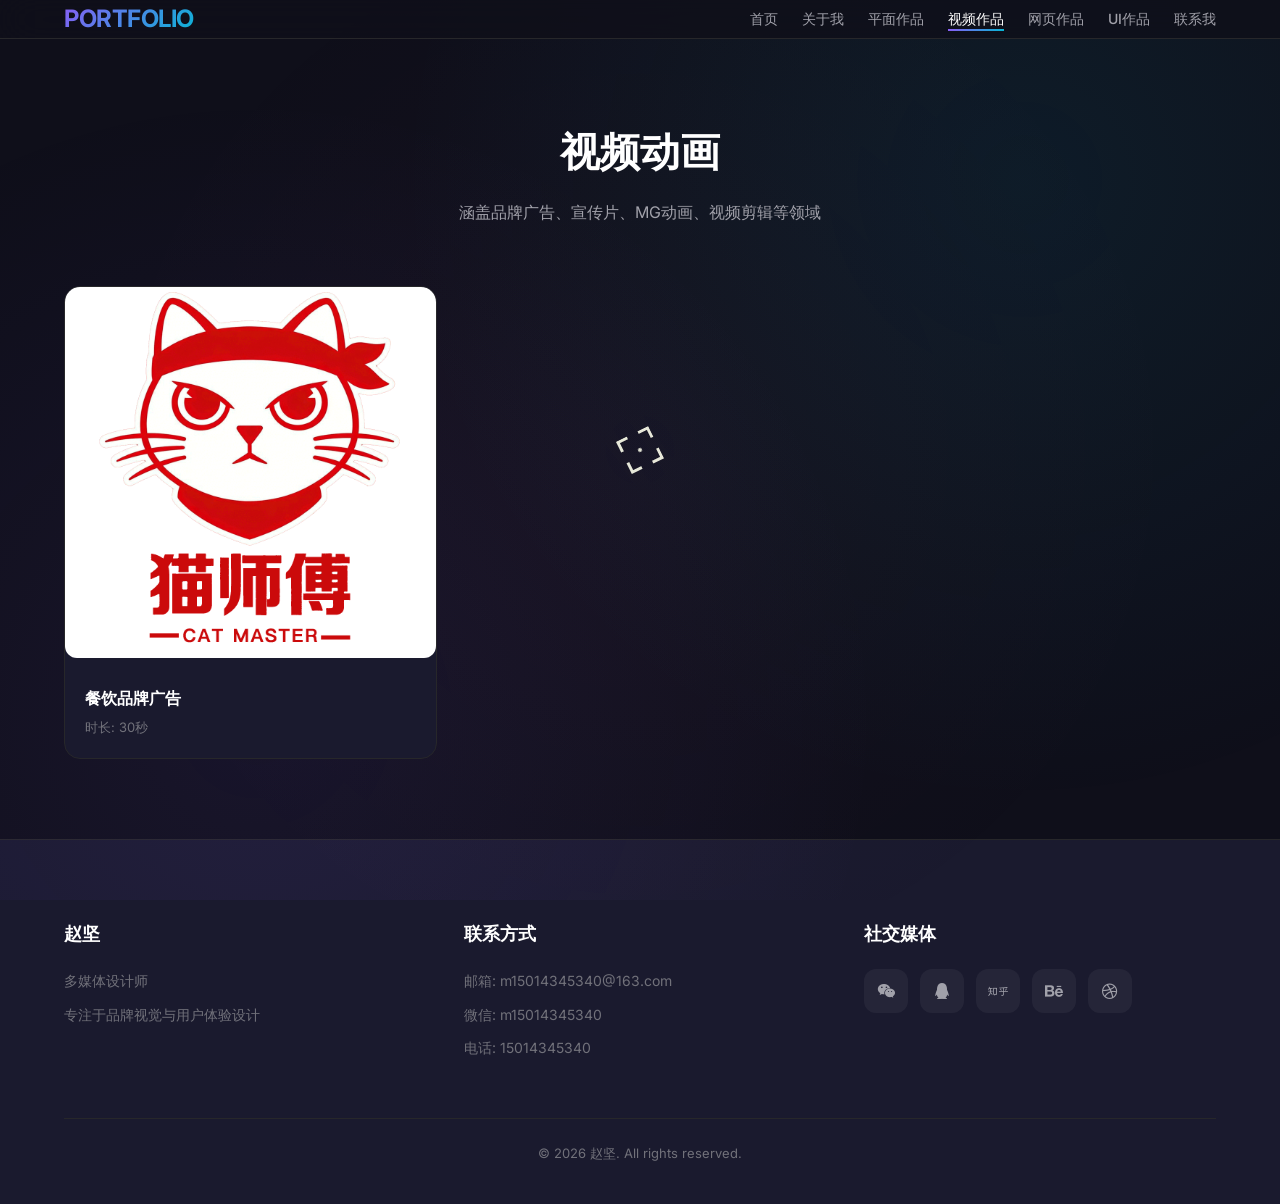
<file: video.html>
<!DOCTYPE html>
<html lang="zh-CN">
<head>
  <meta charset="UTF-8">
  <meta name="viewport" content="width=device-width, initial-scale=1.0">
  <title>视频作品 - 个人作品集</title>
  <link rel="stylesheet" href="https://cdnjs.cloudflare.com/ajax/libs/font-awesome/6.4.0/css/all.min.css">
  <link rel="stylesheet" href="css/style.css">
</head>
<body>
  <header>
    <nav class="container">
      <a href="index.html" class="logo">PORTFOLIO</a>
      <ul class="nav-links">
        <li><a href="index.html" class="cursor-target">首页</a></li>
        <li><a href="about.html" class="cursor-target">关于我</a></li>
        <li><a href="graphic.html" class="cursor-target">平面作品</a></li>
        <li><a href="video.html" class="active" class="cursor-target">视频作品</a></li>
        <li><a href="web.html" class="cursor-target">网页作品</a></li>
        <li><a href="ui.html" class="cursor-target">UI作品</a></li>
        <li><a href="contact.html" class="cursor-target">联系我</a></li>
      </ul>
    </nav>
  </header>

  <section class="works-page">
    <div class="container">
      <div class="works-header fade-in">
        <h1>视频动画</h1>
        <p>涵盖品牌广告、宣传片、MG动画、视频剪辑等领域</p>
      </div>
      
      <div class="works-grid">
        <div class="work-card fade-in cursor-target" onclick="navigateToDetail('v1')">
          <div class="work-image">
            <img src="img/cygg.jpg" alt="餐饮品牌广告" class="work-preview">
            <div class="play-overlay">
              <i class="fa-solid fa-play"></i>
            </div>
          </div>
          <div class="work-info">
            <h3>餐饮品牌广告</h3>
            <p>时长: 30秒</p>
          </div>
        </div>
      </div>
    </div>
  </section>

  <footer>
    <div class="container">
      <div class="footer-content">
        <div class="footer-section">
          <h3>赵坚</h3>
          <p>多媒体设计师</p>
          <p>专注于品牌视觉与用户体验设计</p>
        </div>
        
        <div class="footer-section">
          <h3>联系方式</h3>
          <p>邮箱: m15014345340@163.com</p>
          <p>微信: m15014345340</p>
          <p>电话: 15014345340</p>
        </div>
        
        <div class="footer-section">
          <h3>社交媒体</h3>
          <div class="social-links">
            <a href="#" target="_blank"><i class="fa-brands fa-weixin"></i></a>
            <a href="#" target="_blank"><i class="fa-brands fa-qq"></i></a>
            <a href="#" target="_blank"><i class="fa-brands fa-zhihu"></i></a>
            <a href="#" target="_blank"><i class="fa-brands fa-behance"></i></a>
            <a href="#" target="_blank"><i class="fa-brands fa-dribbble"></i></a>
          </div>
        </div>
      </div>
      
      <div class="copyright">
        <p>&copy; 2026 赵坚. All rights reserved.</p>
      </div>
    </div>
  </footer>

  <script src="js/main.js"></script>
</body>
</html>
</file>
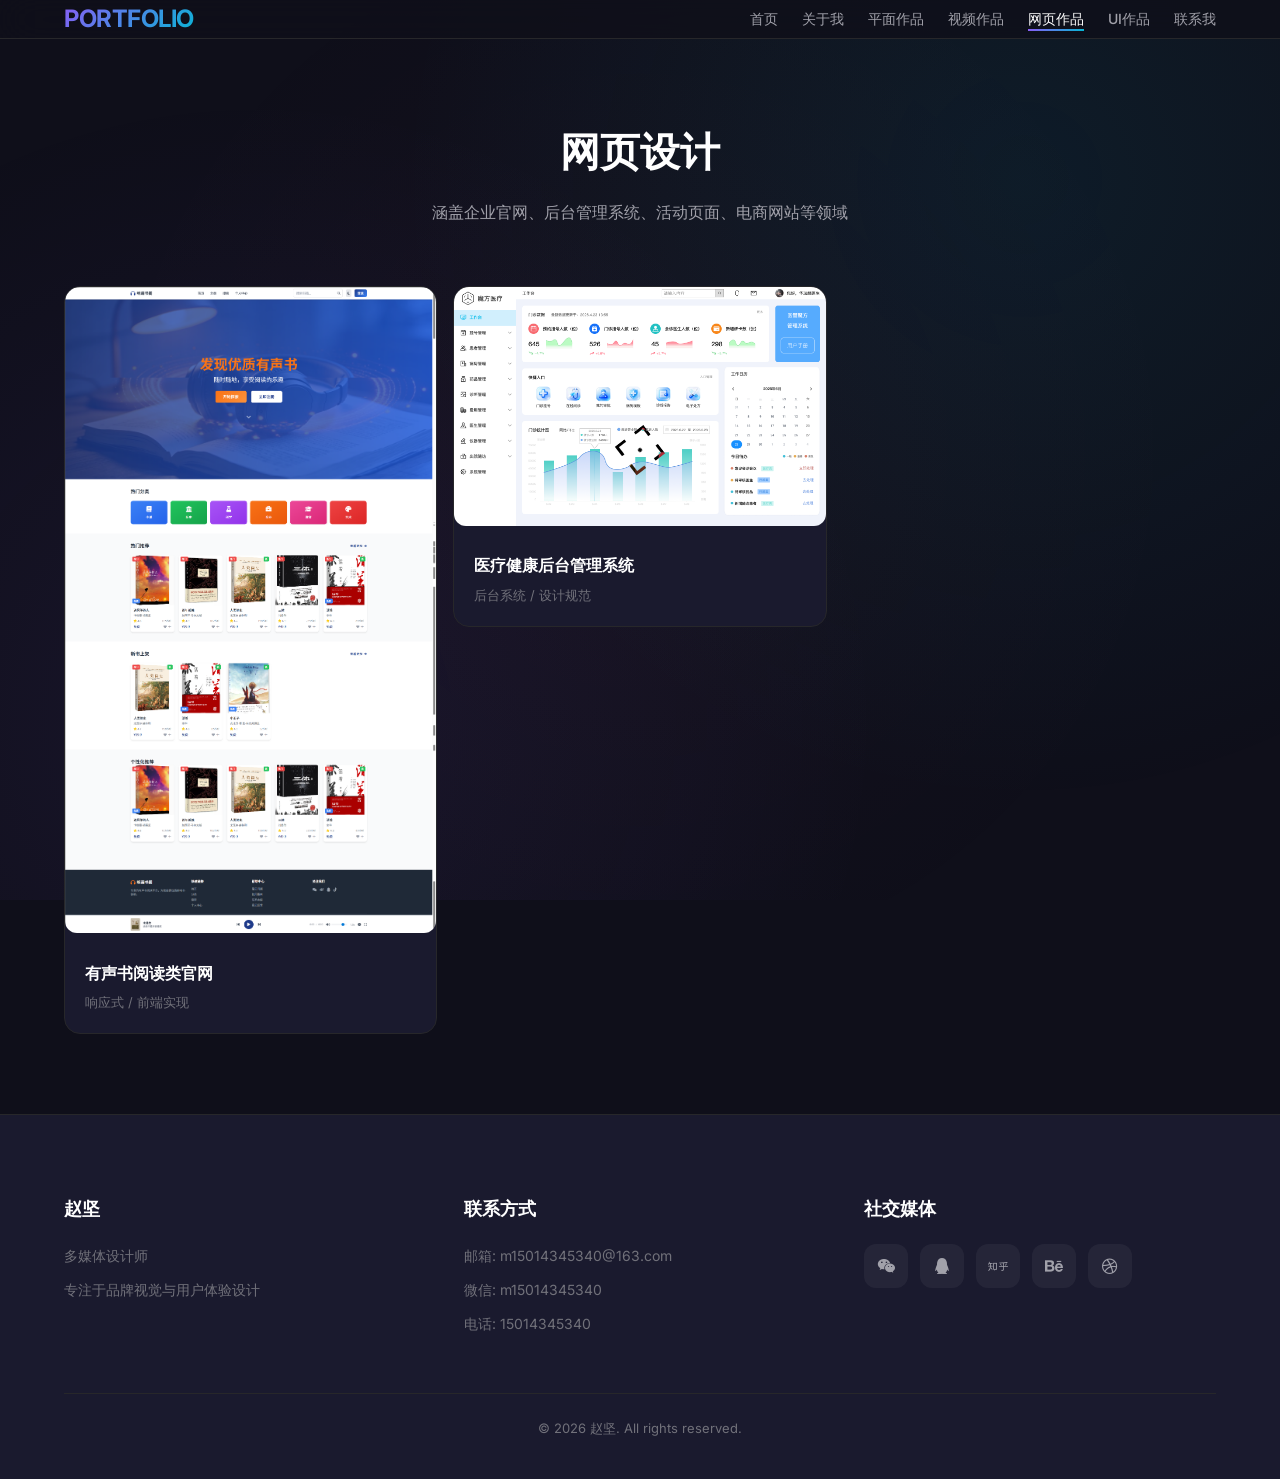
<file: web.html>
<!DOCTYPE html>
<html lang="zh-CN">
<head>
  <meta charset="UTF-8">
  <meta name="viewport" content="width=device-width, initial-scale=1.0">
  <title>网页作品 - 个人作品集</title>
  <link rel="stylesheet" href="https://cdnjs.cloudflare.com/ajax/libs/font-awesome/6.4.0/css/all.min.css">
  <link rel="stylesheet" href="css/style.css">
</head>
<body>
  <header>
    <nav class="container">
      <a href="index.html" class="logo">PORTFOLIO</a>
      <ul class="nav-links">
        <li><a href="index.html" class="cursor-target">首页</a></li>
        <li><a href="about.html" class="cursor-target">关于我</a></li>
        <li><a href="graphic.html" class="cursor-target">平面作品</a></li>
        <li><a href="video.html" class="cursor-target">视频作品</a></li>
        <li><a href="web.html" class="active" class="cursor-target">网页作品</a></li>
        <li><a href="ui.html" class="cursor-target">UI作品</a></li>
        <li><a href="contact.html" class="cursor-target">联系我</a></li>
      </ul>
    </nav>
  </header>

  <section class="works-page">
    <div class="container">
      <div class="works-header fade-in">
        <h1>网页设计</h1>
        <p>涵盖企业官网、后台管理系统、活动页面、电商网站等领域</p>
      </div>
      
      <div class="works-grid">
        <div class="work-card fade-in cursor-target" onclick="navigateToDetail('w1')">
          <div class="work-image">
            <img src="img/ydgw.jpg" alt="有声书阅读类官网" class="work-preview">
          </div>
          <div class="work-info">
            <h3>有声书阅读类官网</h3>
            <p>响应式 / 前端实现</p>
          </div>
        </div>
        
        <div class="work-card fade-in cursor-target" onclick="navigateToDetail('w2')">
          <div class="work-image">
            <img src="img/ylgl.jpg" alt="医疗健康后台管理系统" class="work-preview">
          </div>
          <div class="work-info">
            <h3>医疗健康后台管理系统</h3>
            <p>后台系统 / 设计规范</p>
          </div>
        </div>
      </div>
    </div>
  </section>

  <footer>
    <div class="container">
      <div class="footer-content">
        <div class="footer-section">
          <h3>赵坚</h3>
          <p>多媒体设计师</p>
          <p>专注于品牌视觉与用户体验设计</p>
        </div>
        
        <div class="footer-section">
          <h3>联系方式</h3>
          <p>邮箱: m15014345340@163.com</p>
          <p>微信: m15014345340</p>
          <p>电话: 15014345340</p>
        </div>
        
        <div class="footer-section">
          <h3>社交媒体</h3>
          <div class="social-links">
            <a href="#" target="_blank"><i class="fa-brands fa-weixin"></i></a>
            <a href="#" target="_blank"><i class="fa-brands fa-qq"></i></a>
            <a href="#" target="_blank"><i class="fa-brands fa-zhihu"></i></a>
            <a href="#" target="_blank"><i class="fa-brands fa-behance"></i></a>
            <a href="#" target="_blank"><i class="fa-brands fa-dribbble"></i></a>
          </div>
        </div>
      </div>
      
      <div class="copyright">
        <p>&copy; 2026 赵坚. All rights reserved.</p>
      </div>
    </div>
  </footer>

  <script src="js/main.js"></script>
</body>
</html>
</file>
<file: css/style.css>
@import url('https://fonts.googleapis.com/css2?family=Inter:wght@300;400;500;600;700&display=swap');

:root {
  --primary-color: #8b5cf6;
  --secondary-color: #06b6d4;
  --accent-color: #f472b6;
  --bg-dark: #0f0f1a;
  --bg-card: #1a1a2e;
  --bg-card-hover: #252540;
  --text-primary: #ffffff;
  --text-secondary: #a1a1aa;
  --text-muted: #71717a;
  --border-color: #27272a;
  --gradient-primary: linear-gradient(135deg, #8b5cf6 0%, #06b6d4 100%);
  --gradient-accent: linear-gradient(135deg, #f472b6 0%, #8b5cf6 100%);
}

* {
  margin: 0;
  padding: 0;
  box-sizing: border-box;
}

html {
  scroll-behavior: smooth;
}

body {
  font-family: 'Inter', 'Source Han Sans SC', 'Noto Sans SC', sans-serif;
  line-height: 1.6;
  color: var(--text-primary);
  background-color: var(--bg-dark);
  overflow-x: hidden;
}

body::before {
  content: '';
  position: fixed;
  top: 0;
  left: 0;
  right: 0;
  bottom: 0;
  background-image: 
    radial-gradient(circle at 20% 80%, rgba(139, 92, 246, 0.08) 0%, transparent 50%),
    radial-gradient(circle at 80% 20%, rgba(6, 182, 212, 0.08) 0%, transparent 50%),
    radial-gradient(circle at 50% 50%, rgba(244, 114, 182, 0.03) 0%, transparent 70%);
  pointer-events: none;
  z-index: 0;
}

.container {
  max-width: 1200px;
  margin: 0 auto;
  padding: 0 24px;
  position: relative;
  z-index: 1;
}

header {
  position: fixed;
  top: 0;
  left: 0;
  right: 0;
  z-index: 1000;
  background: rgba(15, 15, 26, 0.8);
  backdrop-filter: blur(20px);
  border-bottom: 1px solid var(--border-color);
  transition: all 0.3s ease;
}

header.scrolled {
  background: rgba(15, 15, 26, 0.95);
  box-shadow: 0 4px 20px rgba(0, 0, 0, 0.3);
}

nav {
  display: flex;
  justify-content: space-between;
  align-items: center;
  padding: 20px 0;
}

.logo {
  font-size: 24px;
  font-weight: 700;
  background: var(--gradient-primary);
  -webkit-background-clip: text;
  -webkit-text-fill-color: transparent;
  background-clip: text;
  text-decoration: none;
  letter-spacing: -0.5px;
}

.nav-links {
  display: flex;
  gap: 24px;
  list-style: none;
}

.nav-links a {
  text-decoration: none;
  color: var(--text-secondary);
  font-weight: 500;
  font-size: 14px;
  transition: all 0.3s ease;
  position: relative;
}

.nav-links a::after {
  content: '';
  position: absolute;
  bottom: -4px;
  left: 0;
  width: 0;
  height: 2px;
  background: var(--gradient-primary);
  transition: width 0.3s ease;
}

.nav-links a:hover,
.nav-links a.active {
  color: var(--text-primary);
}

.nav-links a:hover::after,
.nav-links a.active::after {
  width: 100%;
}

.hero {
  min-height: 100vh;
  display: flex;
  flex-direction: column;
  justify-content: center;
  align-items: center;
  text-align: center;
  padding-top: 100px;
  position: relative;
  overflow: hidden;
}

.hero-video {
  position: absolute;
  inset: 0;
  width: 100%;
  height: 100%;
  object-fit: cover;
  object-position: center top;
  z-index: 0;
}

.hero-overlay {
  position: absolute;
  inset: 0;
  background: linear-gradient(
    180deg,
    rgba(15, 15, 26, 0.8) 0%,
    rgba(15, 15, 26, 0.6) 50%,
    rgba(15, 15, 26, 0.9) 100%
  );
  z-index: 1;
}

.hero::before {
  content: '';
  position: absolute;
  top: 50%;
  left: 50%;
  transform: translate(-50%, -50%);
  width: 800px;
  height: 800px;
  background: radial-gradient(circle, rgba(139, 92, 246, 0.1) 0%, transparent 70%);
  border-radius: 50%;
  animation: pulse 8s ease-in-out infinite;
  z-index: 1;
}

@keyframes pulse {
  0%, 100% {
    transform: translate(-50%, -50%) scale(1);
    opacity: 0.5;
  }
  50% {
    transform: translate(-50%, -50%) scale(1.2);
    opacity: 0.8;
  }
}

.hero-content {
  position: relative;
  z-index: 2;
}

.hero h1 {
  font-size: 56px;
  font-weight: 700;
  margin-bottom: 16px;
  letter-spacing: -1px;
}

.hero .tagline {
  font-size: 20px;
  font-weight: 400;
  margin-bottom: 12px;
  color: var(--text-secondary);
}

.hero .intro {
  font-size: 16px;
  max-width: 600px;
  margin: 0 auto 48px;
  color: var(--text-muted);
  line-height: 1.8;
}

.category-grid {
  display: grid;
  grid-template-columns: repeat(4, 1fr);
  gap: 16px;
  width: 100%;
  max-width: 800px;
  margin-bottom: 60px;
}

.category-card {
  background: rgba(26, 26, 46, 0.6);
  backdrop-filter: blur(10px);
  padding: 32px 20px;
  border-radius: 16px;
  cursor: pointer;
  transition: all 0.4s cubic-bezier(0.4, 0, 0.2, 1);
  text-decoration: none;
  color: var(--text-primary);
  border: 1px solid transparent;
}

.category-card:hover {
  background: var(--bg-card);
  border-color: rgba(139, 92, 246, 0.3);
  transform: translateY(-8px) scale(1.02);
  box-shadow: 0 20px 40px rgba(139, 92, 246, 0.15);
}

.category-card i {
  font-size: 36px;
  margin-bottom: 16px;
  background: var(--gradient-primary);
  -webkit-background-clip: text;
  -webkit-text-fill-color: transparent;
  background-clip: text;
}

.category-card h3 {
  font-size: 15px;
  font-weight: 600;
  margin-bottom: 6px;
}

.category-card p {
  font-size: 12px;
  color: var(--text-muted);
}

.scroll-indicator {
  position: absolute;
  bottom: 40px;
  animation: bounce 2s infinite;
  z-index: 2;
}

.scroll-indicator i {
  font-size: 24px;
  color: var(--text-muted);
}

@keyframes bounce {
  0%, 20%, 50%, 80%, 100% {
    transform: translateY(0);
  }
  40% {
    transform: translateY(-10px);
  }
  60% {
    transform: translateY(-5px);
  }
}

.featured-section {
  padding: 100px 0;
}

.section-title {
  text-align: center;
  margin-bottom: 60px;
}

.section-title h2 {
  font-size: 36px;
  font-weight: 700;
  margin-bottom: 12px;
}

.section-title p {
  color: var(--text-secondary);
  font-size: 16px;
}

.works-grid {
  column-count: 3;
  column-gap: 16px;
}

.work-card {
  background: var(--bg-card);
  border-radius: 16px;
  overflow: hidden;
  cursor: pointer;
  transition: all 0.4s cubic-bezier(0.4, 0, 0.2, 1);
  border: 1px solid var(--border-color);
  display: flex;
  flex-direction: column;
  break-inside: avoid;
  margin-bottom: 16px;
}

.work-card:hover {
  transform: translateY(-12px);
  border-color: rgba(139, 92, 246, 0.4);
  box-shadow: 0 25px 50px rgba(139, 92, 246, 0.2);
}

.work-card .work-image {
  position: relative;
  overflow: hidden;
  border-radius: 12px;
  flex-shrink: 0;
}

.work-card img,
.work-card .work-preview {
  width: 100%;
  height: auto;
  object-fit: cover;
  transition: transform 0.5s ease;
  border-radius: 12px;
}

.work-card:hover img,
.work-card:hover .work-preview {
  transform: scale(1.05);
}

.detail-image {
  margin: 40px 0;
  border-radius: 16px;
  overflow: hidden;
}

.detail-preview {
  width: 100%;
  height: auto;
  max-height: 500px;
  object-fit: cover;
  border-radius: 16px;
}

.work-card .work-info {
  padding: 20px;
}

.work-card .work-info h3 {
  font-size: 16px;
  font-weight: 600;
  margin-bottom: 6px;
}

.work-card .work-info p {
  font-size: 13px;
  color: var(--text-muted);
}

.play-overlay {
  position: absolute;
  top: 50%;
  left: 50%;
  transform: translate(-50%, -50%);
  width: 56px;
  height: 56px;
  background: rgba(255, 255, 255, 0.15);
  backdrop-filter: blur(10px);
  border-radius: 50%;
  display: flex;
  align-items: center;
  justify-content: center;
  opacity: 0;
  transition: all 0.3s ease;
  border: 1px solid rgba(255, 255, 255, 0.2);
}

.work-card:hover .play-overlay {
  opacity: 1;
  transform: translate(-50%, -50%) scale(1.1);
}

.play-overlay i {
  color: white;
  font-size: 18px;
  margin-left: 2px;
}

footer {
  background: var(--bg-card);
  border-top: 1px solid var(--border-color);
  padding: 80px 0 40px;
}

.footer-content {
  display: grid;
  grid-template-columns: repeat(3, 1fr);
  gap: 48px;
  margin-bottom: 48px;
}

.footer-section h3 {
  font-size: 18px;
  font-weight: 600;
  margin-bottom: 20px;
}

.footer-section p {
  color: var(--text-muted);
  font-size: 14px;
  margin-bottom: 10px;
  line-height: 1.7;
}

.social-links {
  display: flex;
  gap: 12px;
}

.social-links a {
  width: 44px;
  height: 44px;
  background: rgba(255, 255, 255, 0.05);
  border-radius: 12px;
  display: flex;
  align-items: center;
  justify-content: center;
  color: var(--text-secondary);
  text-decoration: none;
  transition: all 0.3s ease;
  border: 1px solid transparent;
}

.social-links a:hover {
  background: var(--gradient-primary);
  color: white;
  transform: translateY(-4px);
  border-color: rgba(139, 92, 246, 0.5);
}

.copyright {
  text-align: center;
  padding-top: 24px;
  border-top: 1px solid var(--border-color);
  color: var(--text-muted);
  font-size: 13px;
}

.about-page {
  padding: 120px 0 80px;
}

.about-content {
  display: grid;
  grid-template-columns: 1fr 1fr;
  gap: 80px;
  align-items: center;
}

.about-image {
  position: relative;
}

.about-image img {
  width: 100%;
  border-radius: 20px;
  box-shadow: 0 20px 60px rgba(139, 92, 246, 0.2);
}

.about-image .avatar {
  width: 100%;
  aspect-ratio: 4/3;
  border-radius: 20px;
  background: linear-gradient(135deg, rgba(139, 92, 246, 0.2), rgba(6, 182, 212, 0.2));
  display: flex;
  align-items: center;
  justify-content: center;
  border: 2px solid rgba(139, 92, 246, 0.3);
  box-shadow: 0 20px 60px rgba(139, 92, 246, 0.2);
}

.about-image .avatar i {
  font-size: 80px;
  color: rgba(139, 92, 246, 0.6);
}

.about-image::before {
  content: '';
  position: absolute;
  top: -10px;
  right: -10px;
  width: 100%;
  height: 100%;
  background: var(--gradient-primary);
  border-radius: 20px;
  z-index: -1;
  opacity: 0.3;
  transform: rotate(3deg);
}

.about-text h2 {
  font-size: 36px;
  font-weight: 700;
  margin-bottom: 24px;
}

.about-text p {
  color: var(--text-secondary);
  margin-bottom: 20px;
  line-height: 1.8;
  font-size: 15px;
}

.status-badge {
  display: inline-flex;
  align-items: center;
  gap: 8px;
  padding: 8px 20px;
  background: rgba(16, 185, 129, 0.15);
  color: #34d399;
  border-radius: 20px;
  font-size: 13px;
  font-weight: 500;
  margin-bottom: 24px;
  border: 1px solid rgba(16, 185, 129, 0.3);
}

.skills-section {
  margin-top: 100px;
}

.skills-grid {
  display: grid;
  grid-template-columns: repeat(3, 1fr);
  gap: 24px;
}

.skill-item {
  background: var(--bg-card);
  padding: 32px;
  border-radius: 16px;
  border: 1px solid var(--border-color);
  transition: all 0.3s ease;
}

.skill-item:hover {
  border-color: rgba(139, 92, 246, 0.3);
  transform: translateY(-4px);
}

.skill-item h4 {
  font-size: 16px;
  font-weight: 600;
  margin-bottom: 20px;
  color: var(--text-primary);
}

.skill-bar {
  margin-bottom: 16px;
}

.skill-bar label {
  display: flex;
  justify-content: space-between;
  font-size: 13px;
  color: var(--text-muted);
  margin-bottom: 6px;
}

.skill-bar .bar {
  height: 6px;
  background: rgba(255, 255, 255, 0.05);
  border-radius: 3px;
  overflow: hidden;
}

.skill-bar .bar-fill {
  height: 100%;
  background: var(--gradient-primary);
  border-radius: 3px;
  transition: width 0.8s cubic-bezier(0.4, 0, 0.2, 1);
}

.experience-section {
  margin-top: 100px;
}

.timeline {
  position: relative;
  padding-left: 24px;
}

.timeline::before {
  content: '';
  position: absolute;
  left: 0;
  top: 0;
  bottom: 0;
  width: 2px;
  background: linear-gradient(180deg, var(--primary-color), var(--secondary-color));
}

.timeline-item {
  position: relative;
  margin-bottom: 48px;
  padding-left: 40px;
}

.timeline-item::before {
  content: '';
  position: absolute;
  left: -28px;
  top: 4px;
  width: 12px;
  height: 12px;
  background: var(--primary-color);
  border-radius: 50%;
  border: 3px solid var(--bg-dark);
  box-shadow: 0 0 0 4px rgba(139, 92, 246, 0.2);
}

.timeline-item:last-child {
  margin-bottom: 0;
}

.timeline-item h4 {
  font-size: 18px;
  font-weight: 600;
  margin-bottom: 6px;
}

.timeline-item .date {
  color: var(--text-muted);
  font-size: 14px;
  margin-bottom: 12px;
}

.timeline-item p {
  color: var(--text-secondary);
  font-size: 14px;
  line-height: 1.7;
}

.works-page {
  padding: 120px 0 80px;
}

.works-header {
  text-align: center;
  margin-bottom: 60px;
}

.works-header h1 {
  font-size: 40px;
  font-weight: 700;
  margin-bottom: 16px;
}

.works-header p {
  color: var(--text-secondary);
  max-width: 600px;
  margin: 0 auto;
  font-size: 16px;
}

.masonry-grid {
  column-count: 3;
  column-gap: 24px;
}

.masonry-item {
  break-inside: avoid;
  margin-bottom: 24px;
}

.detail-page {
  padding: 120px 0 80px;
}

.detail-header {
  margin-bottom: 60px;
}

.detail-header h1 {
  font-size: 40px;
  font-weight: 700;
  margin-bottom: 20px;
}

.detail-meta {
  display: flex;
  flex-wrap: wrap;
  gap: 24px;
  margin-bottom: 40px;
}

.detail-meta span {
  color: var(--text-secondary);
  font-size: 14px;
  display: flex;
  align-items: center;
  gap: 8px;
}

.detail-meta span strong {
  color: var(--text-primary);
  font-weight: 500;
}

.detail-content {
  margin-bottom: 60px;
}

.detail-content h3 {
  font-size: 22px;
  font-weight: 600;
  margin-bottom: 16px;
  margin-top: 40px;
}

.detail-content h3:first-child {
  margin-top: 0;
}

.detail-content p {
  color: var(--text-secondary);
  line-height: 1.8;
  margin-bottom: 20px;
  font-size: 15px;
}

.detail-image {
  width: 100%;
  border-radius: 16px;
  margin-bottom: 32px;
  box-shadow: 0 16px 40px rgba(0, 0, 0, 0.4);
}

.detail-video {
  width: 100%;
  aspect-ratio: 16/9;
  border-radius: 16px;
  background: #000;
  margin-bottom: 32px;
}

.related-works {
  margin-top: 80px;
  padding-top: 60px;
  border-top: 1px solid var(--border-color);
}

.related-works h3 {
  font-size: 22px;
  font-weight: 600;
  margin-bottom: 32px;
}

.contact-page {
  padding: 120px 0 80px;
}

.contact-content {
  display: grid;
  grid-template-columns: 1fr 1fr;
  gap: 80px;
}

.contact-info h2 {
  font-size: 36px;
  font-weight: 700;
  margin-bottom: 24px;
}

.contact-info p {
  color: var(--text-secondary);
  margin-bottom: 32px;
  font-size: 15px;
  line-height: 1.8;
}

.contact-item {
  display: flex;
  align-items: center;
  gap: 16px;
  margin-bottom: 24px;
}

.contact-item i {
  width: 44px;
  height: 44px;
  background: var(--bg-card);
  border-radius: 12px;
  display: flex;
  align-items: center;
  justify-content: center;
  color: var(--primary-color);
  border: 1px solid var(--border-color);
}

.contact-item a,
.contact-item span {
  color: var(--text-secondary);
  text-decoration: none;
  font-size: 15px;
}

.contact-item a:hover {
  color: var(--primary-color);
}

.contact-form {
  background: var(--bg-card);
  padding: 40px;
  border-radius: 20px;
  border: 1px solid var(--border-color);
  transition: all 0.3s ease;
}

.contact-form:hover {
  border-color: rgba(139, 92, 246, 0.3);
}

.contact-form h3 {
  font-size: 20px;
  font-weight: 600;
  margin-bottom: 32px;
}

.form-group {
  margin-bottom: 20px;
}

.form-group label {
  display: block;
  font-size: 14px;
  font-weight: 500;
  margin-bottom: 8px;
  color: var(--text-primary);
}

.form-group input,
.form-group textarea {
  width: 100%;
  padding: 14px 16px;
  background: rgba(255, 255, 255, 0.03);
  border: 1px solid var(--border-color);
  border-radius: 12px;
  font-size: 14px;
  color: var(--text-primary);
  transition: all 0.3s ease;
  font-family: inherit;
}

.form-group input:focus,
.form-group textarea:focus {
  outline: none;
  border-color: var(--primary-color);
  box-shadow: 0 0 0 3px rgba(139, 92, 246, 0.1);
}

.form-group textarea {
  resize: vertical;
  min-height: 140px;
}

.btn {
  display: inline-flex;
  align-items: center;
  justify-content: center;
  padding: 14px 40px;
  background: var(--gradient-primary);
  color: white;
  border: none;
  border-radius: 12px;
  font-size: 15px;
  font-weight: 600;
  cursor: pointer;
  transition: all 0.3s ease;
  width: 100%;
}

.btn:hover {
  transform: translateY(-2px);
  box-shadow: 0 10px 30px rgba(139, 92, 246, 0.4);
}

.btn:active {
  transform: translateY(0);
}

.fade-in {
  opacity: 0;
  transform: translateY(30px);
  transition: all 0.6s cubic-bezier(0.4, 0, 0.2, 1);
}

.fade-in.visible {
  opacity: 1;
  transform: translateY(0);
}

.slide-in-left {
  opacity: 0;
  transform: translateX(-30px);
  transition: all 0.6s cubic-bezier(0.4, 0, 0.2, 1);
}

.slide-in-left.visible {
  opacity: 1;
  transform: translateX(0);
}

.slide-in-right {
  opacity: 0;
  transform: translateX(30px);
  transition: all 0.6s cubic-bezier(0.4, 0, 0.2, 1);
}

.slide-in-right.visible {
  opacity: 1;
  transform: translateX(0);
}

@media (max-width: 992px) {
  .hero h1 {
    font-size: 42px;
  }
  
  .category-grid {
    grid-template-columns: repeat(2, 1fr);
  }
  
  .works-grid {
    grid-template-columns: repeat(2, 1fr);
  }
  
  .about-content,
  .contact-content {
    grid-template-columns: 1fr;
    gap: 48px;
  }
  
  .skills-grid {
    grid-template-columns: repeat(2, 1fr);
  }
  
  .masonry-grid {
    column-count: 2;
  }
}

@media (max-width: 768px) {
  .hero h1 {
    font-size: 32px;
  }
  
  .hero .tagline {
    font-size: 16px;
  }
  
  .category-grid {
    grid-template-columns: 1fr;
  }
  
  .works-grid {
    grid-template-columns: 1fr;
  }
  
  .skills-grid {
    grid-template-columns: 1fr;
  }
  
  .footer-content {
    grid-template-columns: 1fr;
  }
  
  .masonry-grid {
    column-count: 1;
  }
  
  .nav-links {
    gap: 16px;
  }
  
  .nav-links a {
    font-size: 13px;
  }
}
</file>
